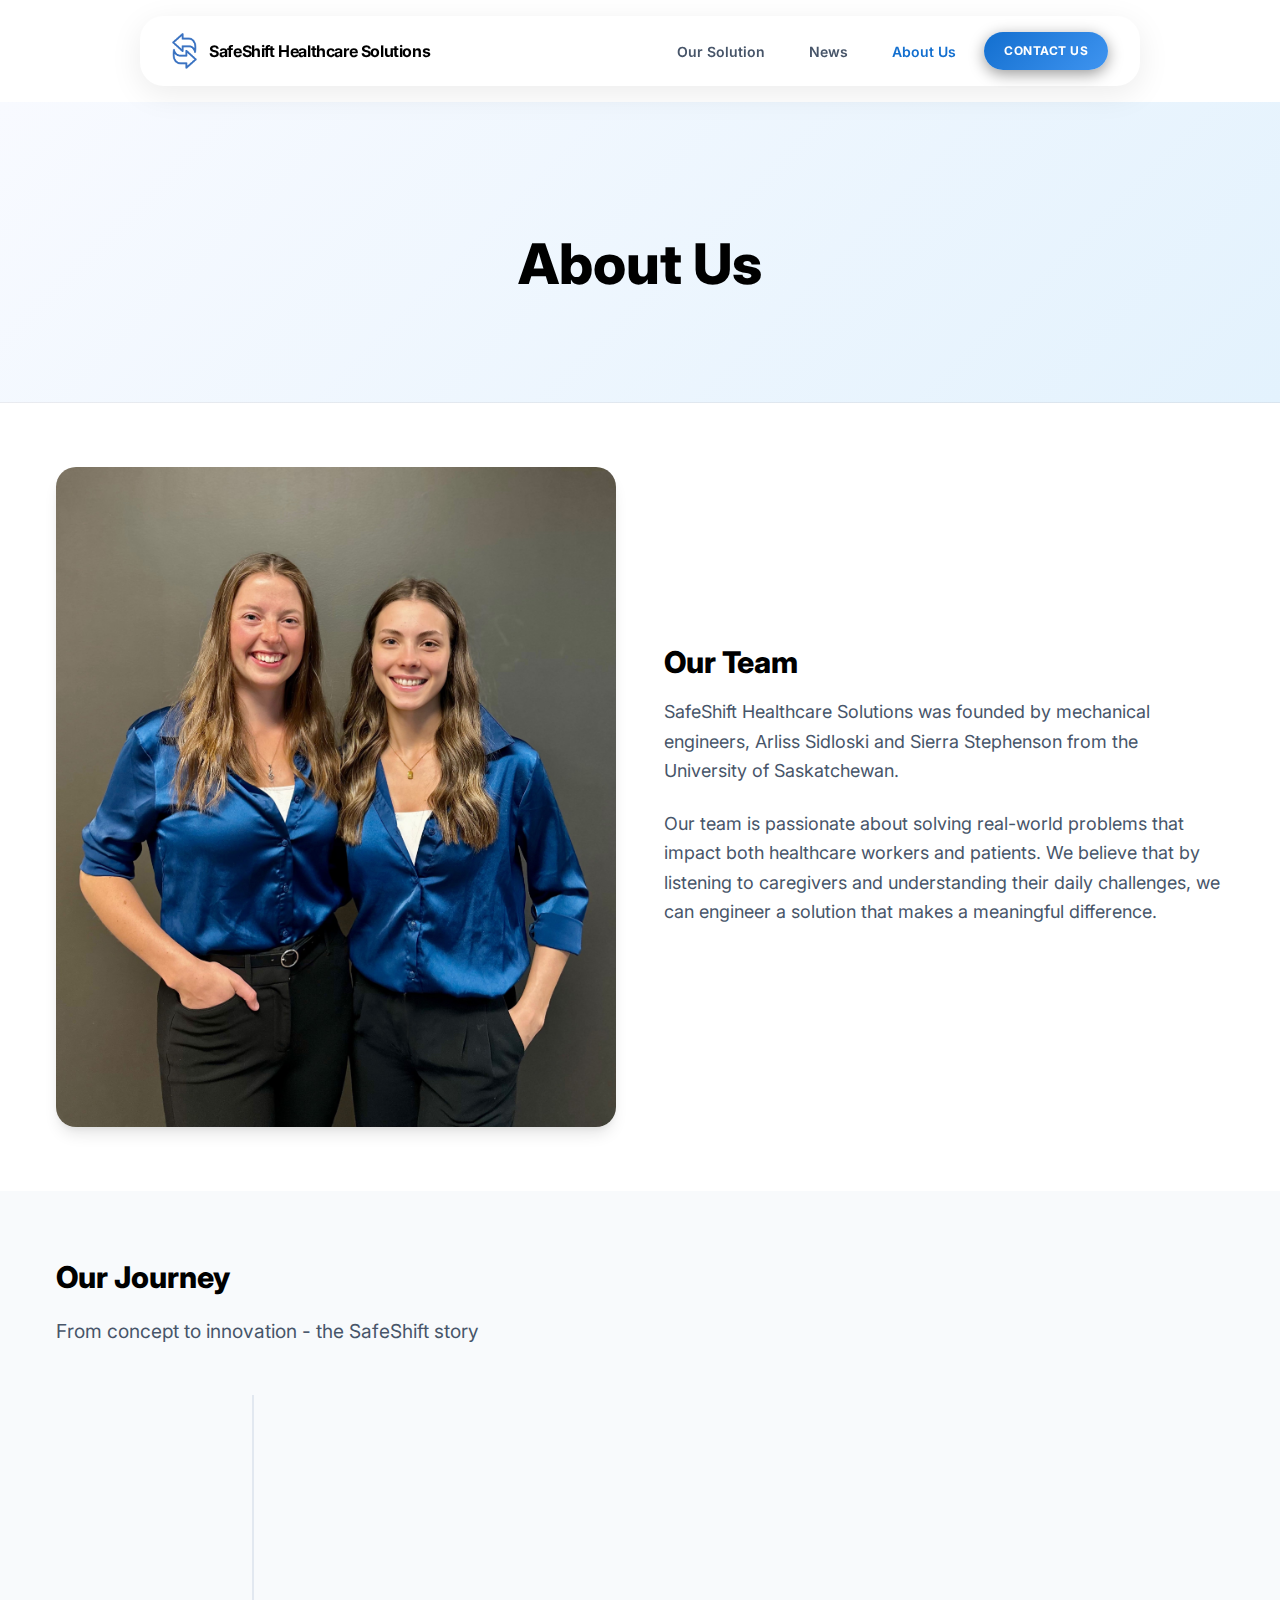
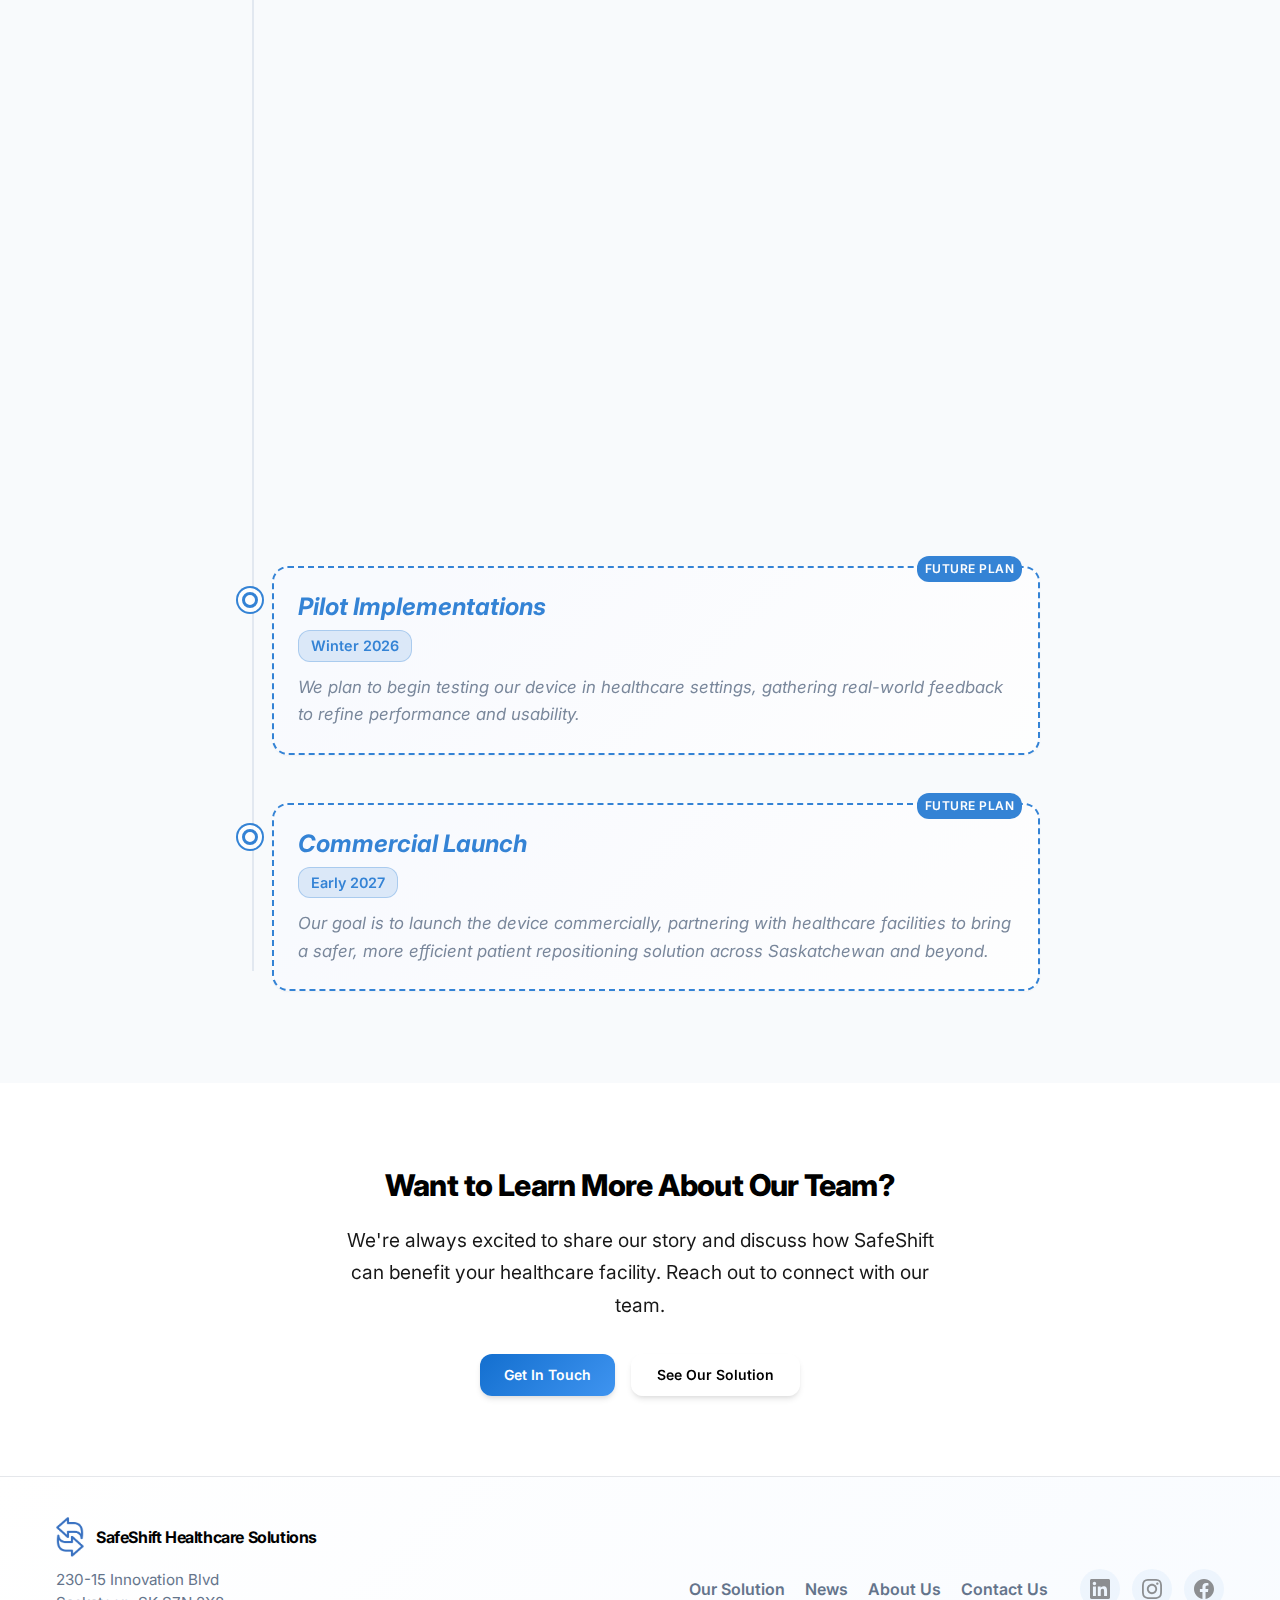
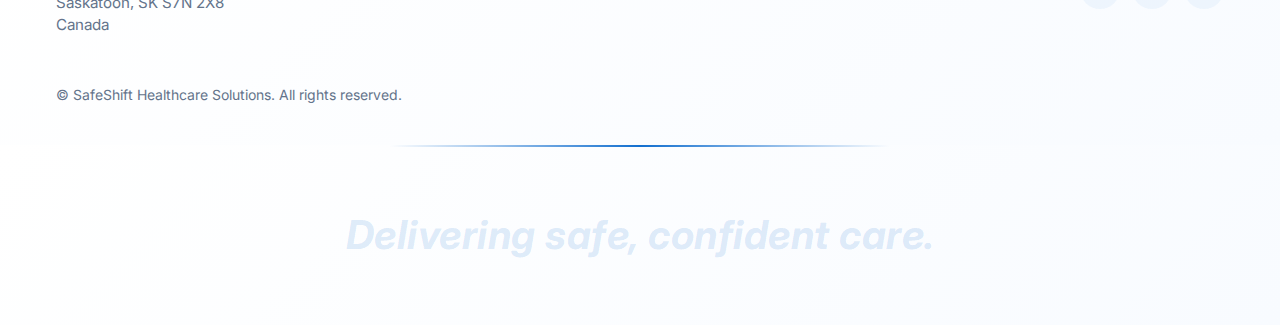
<file: about.html>
<!DOCTYPE html>
<html lang="en">
<head>
  <meta charset="utf-8" />
  <meta name="viewport" content="width=device-width, initial-scale=1" />
  <title>About Us - SafeShift Healthcare Solutions</title>
  <meta name="description" content="Meet the engineering team behind SafeShift's innovative patient repositioning technology" />

  <!-- Fonts -->
  <link rel="preconnect" href="https://fonts.googleapis.com">
  <link rel="preconnect" href="https://fonts.gstatic.com" crossorigin>
  <link href="https://fonts.googleapis.com/css2?family=Inter:wght@400;500;600;700;800&display=swap" rel="stylesheet">

  <!-- Styles -->
  <link rel="stylesheet" href="style.css" />
  <link rel="icon" href="/favicon.ico" />

  <!-- Basic social cards -->
  <meta property="og:title" content="About Us - SafeShift Healthcare Solutions" />
  <meta property="og:description" content="Meet the engineering team behind SafeShift's innovative patient repositioning technology" />
  <meta property="og:type" content="website" />
  <meta name="theme-color" content="#136fcf" />

  <link rel="icon" href="images/logo.png" type="image/png">
</head>
<body>
  <a class="skip-link" href="#main">Skip to content</a>

  <!-- Header / Nav -->
  <header class="site-header" role="banner">
    <div class="container nav-wrap">
      <a href="index.html" class="logo" aria-label="SafeShift home">
        <img src="images/logo.png" alt="SafeShift Healthcare Solutions logo" class="logo-img" />
        <span class="logo-text">
          <span class="company-name">SafeShift Healthcare Solutions</span>
          <span class="tagline">Delivering safe, confident care.</span>
        </span>
      </a>

      <!-- Mobile nav toggle (pure CSS) -->
      <input type="checkbox" id="nav-toggle" class="nav-toggle" aria-label="Open navigation" />
      <label for="nav-toggle" class="hamburger" aria-hidden="true"><span></span><span></span><span></span></label>

      <nav class="main-nav" aria-label="Primary">
        <a href="solution.html" class="nav-link">Our Solution</a>
        <a href="news.html" class="nav-link">News</a>
        <a href="about.html" class="nav-link active" aria-current="page">About Us</a>
        <a href="contact.html" class="nav-link">Contact Us</a>
      </nav>
    </div>
  </header>

  <main id="main">
    <!-- Page Header -->
    <section class="page-header">
      <div class="container">
        <h1>About Us</h1>
      </div>
    </section>

    <!-- Team Section -->
    <section class="section">
      <div class="container about-grid">
        <div class="about-media">
          <img src=images/us.jpg alt="SafeShift team" />
        </div>
        <div class="about-copy">
          <h2>Our Team</h2>
          <p>SafeShift Healthcare Solutions was founded by mechanical engineers, Arliss Sidloski and Sierra Stephenson from the University of Saskatchewan.</p>
          
          <p>Our team is passionate about solving real-world problems that impact both healthcare workers and patients. We believe that by listening to caregivers and understanding their daily challenges, we can engineer a solution that makes a meaningful difference.</p>
          </div>
        </div>
      </div>
    </section>

    <!-- Our Journey -->
    <section class="section alt" aria-labelledby="journey-title">
      <div class="container">
        <div class="section-head">
          <h2 id="journey-title">Our Journey</h2>
          <p>From concept to innovation - the SafeShift story</p>
        </div>
        
        <div class="journey-timeline">
          <div class="timeline-container">
            <article class="timeline-item">
              <div class="timeline-marker"></div>
              <div class="timeline-content">
                <h3>Problem Identification</h3>
                <span class="timeline-date">Fall 2024</span>
                <p>Through conversations with healthcare workers, we identified patient repositioning as a critical challenge causing widespread injuries and affecting care quality. Our engineering team recognized this as an opportunity to make a real impact.</p>
              </div>
            </article>

            <article class="timeline-item">
              <div class="timeline-marker"></div>
              <div class="timeline-content">
                <h3>Concept Validation</h3>
                <span class="timeline-date">Winter 2024</span>
                <p>Extensive consultation with frontline healthcare staff validated our approach. We learned about workflow requirements, safety concerns, and the specific challenges faced in long-term care facilities across Saskatchewan.</p>
              </div>
            </article>

            <article class="timeline-item">
              <div class="timeline-marker"></div>
              <div class="timeline-content">
                <h3>SIGMA Program</h3>
                <span class="timeline-date">Spring 2025</span>
                <p>Through the SIGMA program, we explored the potential of our project beyond the classroom and made the decision to pursue it as a business.</p>
              </div>
            </article>

            <article class="timeline-item future">
              <div class="timeline-marker"></div>
              <div class="timeline-content">
                <h3>Pilot Implementations</h3>
                <span class="timeline-date">Winter 2026</span>
                <p>We plan to begin testing our device in healthcare settings, gathering real-world feedback to refine performance and usability.</p>
              </div>
            </article>

            <article class="timeline-item future">
              <div class="timeline-marker"></div>
              <div class="timeline-content">
                <h3>Commercial Launch</h3>
                <span class="timeline-date">Early 2027</span>
                <p>Our goal is to launch the device commercially, partnering with healthcare facilities to bring a safer, more efficient patient repositioning solution across Saskatchewan and beyond.</p>
              </div>
            </article>
          </div>
        </div>
      </div>
    </section>

    <!-- Call to Action -->
    <section class="section cta-section">
      <div class="container">
        <div class="cta-content">
          <h2>Want to Learn More About Our Team?</h2>
          <p>We're always excited to share our story and discuss how SafeShift can benefit your healthcare facility. Reach out to connect with our team.</p>
          <div class="cta-actions">
            <a href="contact.html" class="btn btn-primary btn-large">Get In Touch</a>
            <a href="solution.html" class="btn btn-ghost">See Our Solution</a>
          </div>
        </div>
      </div>
    </section>
  </main>

<!-- Footer -->
  <footer class="site-footer">
    <div class="container footer-grid">
      <div>
        <a href="index.html" class="footer-logo">
          <img src="images/logo.png" alt="SafeShift Healthcare Solutions logo">
          <span class="footer-logo-text">
            <span class="company-name">SafeShift Healthcare Solutions</span>
          </span>
        </a>
        <p class="footer-location">
          230-15 Innovation Blvd<br>
          Saskatoon, SK S7N 2X8<br>
          Canada
        </p>
        <p class="copyright">
    © <span id="year"></span> SafeShift Healthcare Solutions. All rights reserved.
  </p>
      </div>

      <div class="footer-right">
        <nav class="footer-nav" aria-label="Footer">
          <a href="solution.html">Our Solution</a>
          <a href="news.html">News</a>
          <a href="about.html">About Us</a>
          <a href="contact.html">Contact Us</a>
        </nav>
        <div class="social-links">
          <a href="https://www.linkedin.com/company/safeshift" target="_blank" rel="noopener noreferrer" aria-label="LinkedIn" class="linkedin">
            <img src="data:image/svg+xml,<svg xmlns='http://www.w3.org/2000/svg' width='20' height='20' viewBox='0 0 24 24' fill='%23136fcf'><path d='M20.447 20.452h-3.554v-5.569c0-1.328-.027-3.037-1.852-3.037-1.853 0-2.136 1.445-2.136 2.939v5.667H9.351V9h3.414v1.561h.046c.477-.9 1.637-1.85 3.37-1.85 3.601 0 4.267 2.37 4.267 5.455v6.286zM5.337 7.433c-1.144 0-2.063-.926-2.063-2.065 0-1.138.92-2.063 2.063-2.063 1.14 0 2.064.925 2.064 2.063 0 1.139-.925 2.065-2.064 2.065zm1.782 13.019H3.555V9h3.564v11.452zM22.225 0H1.771C.792 0 0 .774 0 1.729v20.542C0 23.227.792 24 1.771 24h20.451C23.2 24 24 23.227 24 22.271V1.729C24 .774 23.2 0 22.222 0h.003z'/></svg>" alt="LinkedIn">
          </a>
          <a href="https://www.instagram.com/safeshift" target="_blank" rel="noopener noreferrer" aria-label="Instagram" class="instagram">
            <img src="data:image/svg+xml,<svg xmlns='http://www.w3.org/2000/svg' width='20' height='20' viewBox='0 0 24 24' fill='%23136fcf'><path d='M12 2.163c3.204 0 3.584.012 4.85.07 3.252.148 4.771 1.691 4.919 4.919.058 1.265.069 1.645.069 4.849 0 3.205-.012 3.584-.069 4.849-.149 3.225-1.664 4.771-4.919 4.919-1.266.058-1.644.07-4.85.07-3.204 0-3.584-.012-4.849-.07-3.26-.149-4.771-1.699-4.919-4.92-.058-1.265-.07-1.644-.07-4.849 0-3.204.013-3.583.07-4.849.149-3.227 1.664-4.771 4.919-4.919 1.266-.057 1.645-.069 4.849-.069zm0-2.163c-3.259 0-3.667.014-4.947.072-4.358.2-6.78 2.618-6.98 6.98-.059 1.281-.073 1.689-.073 4.948 0 3.259.014 3.668.072 4.948.2 4.358 2.618 6.78 6.98 6.98 1.281.058 1.689.072 4.948.072 3.259 0 3.668-.014 4.948-.072 4.354-.2 6.782-2.618 6.979-6.98.059-1.28.073-1.689.073-4.948 0-3.259-.014-3.667-.072-4.947-.196-4.354-2.617-6.78-6.979-6.98-1.281-.059-1.69-.073-4.949-.073zm0 5.838c-3.403 0-6.162 2.759-6.162 6.162s2.759 6.163 6.162 6.163 6.162-2.759 6.162-6.163c0-3.403-2.759-6.162-6.162-6.162zm0 10.162c-2.209 0-4-1.79-4-4 0-2.209 1.791-4 4-4s4 1.791 4 4c0 2.21-1.791 4-4 4zm6.406-11.845c-.796 0-1.441.645-1.441 1.44s.645 1.44 1.441 1.44c.795 0 1.439-.645 1.439-1.44s-.644-1.44-1.439-1.44z'/></svg>" alt="Instagram">
          </a>
          <a href="https://www.facebook.com/safeshift" target="_blank" rel="noopener noreferrer" aria-label="Facebook" class="facebook">
            <img src="data:image/svg+xml,<svg xmlns='http://www.w3.org/2000/svg' width='20' height='20' viewBox='0 0 24 24' fill='%23136fcf'><path d='M24 12.073c0-6.627-5.373-12-12-12s-12 5.373-12 12c0 5.99 4.388 10.954 10.125 11.854v-8.385H7.078v-3.47h3.047V9.43c0-3.007 1.792-4.669 4.533-4.669 1.312 0 2.686.235 2.686.235v2.953H15.83c-1.491 0-1.956.925-1.956 1.874v2.25h3.328l-.532 3.47h-2.796v8.385C19.612 23.027 24 18.062 24 12.073z'/></svg>" alt="Facebook">
          </a>
        </div>
      </div>
    </div>
  </footer>
  <section class="site-tagline" aria-label="Site tagline">
    Delivering safe, confident care.
  </section>

  <script>
    // Enhanced mobile nav functionality
    const navToggle = document.getElementById('nav-toggle');
    const mainNav = document.querySelector('.main-nav');
    
    if (mainNav) {
      mainNav.addEventListener('click', function(e) {
        if (e.target.tagName === 'A') {
          navToggle.checked = false;
        }
      });
    }

    document.addEventListener('click', function(e) {
      if (navToggle && navToggle.checked && !e.target.closest('.nav-wrap')) {
        navToggle.checked = false;
      }
    });

    // Scroll animations
    const observerOptions = {
      threshold: 0.1,
      rootMargin: '0px 0px -50px 0px'
    };

    const observer = new IntersectionObserver((entries) => {
      entries.forEach(entry => {
        if (entry.isIntersecting) {
          entry.target.style.animationDelay = `${Math.random() * 0.3}s`;
          entry.target.classList.add('animate');
        }
      });
    }, observerOptions);

    document.querySelectorAll('.timeline-item, .mission-card, .team-stat').forEach(el => {
      observer.observe(el);
    });
  </script>
</body>
</html>
</file>
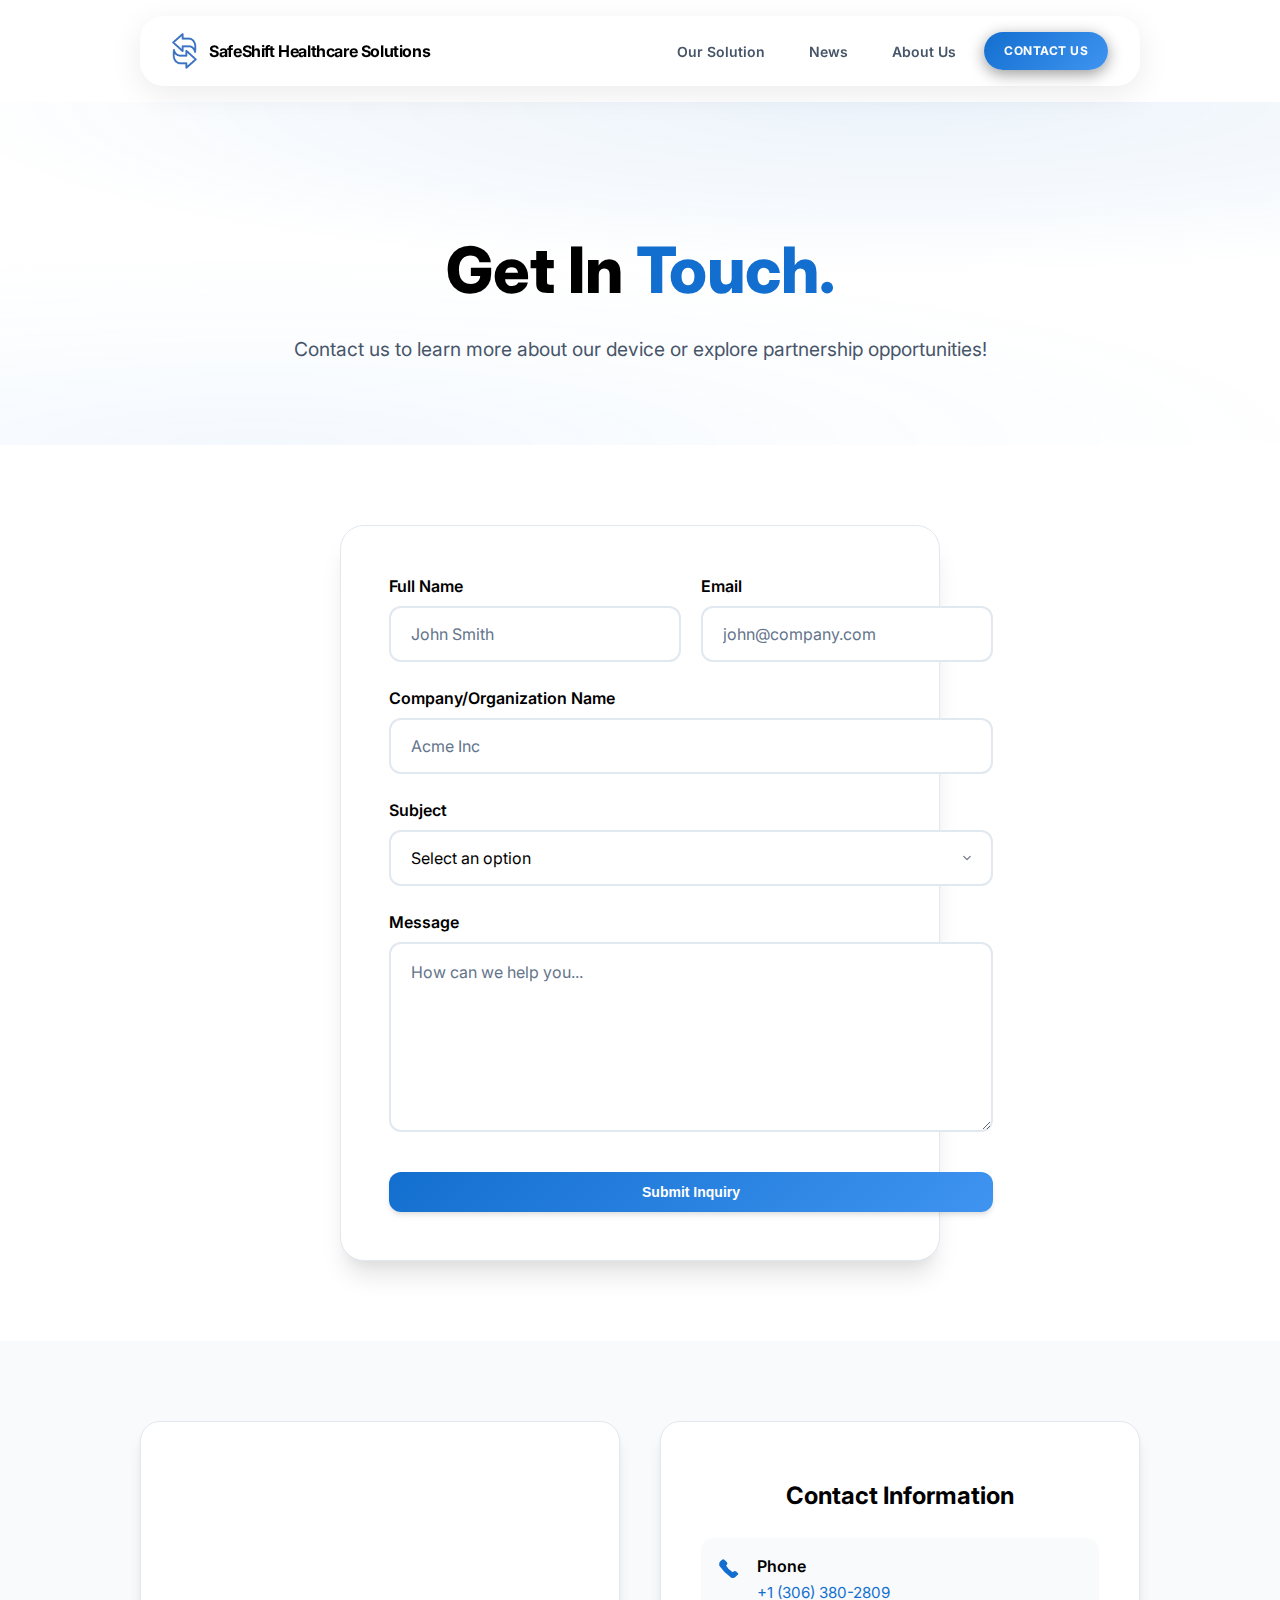
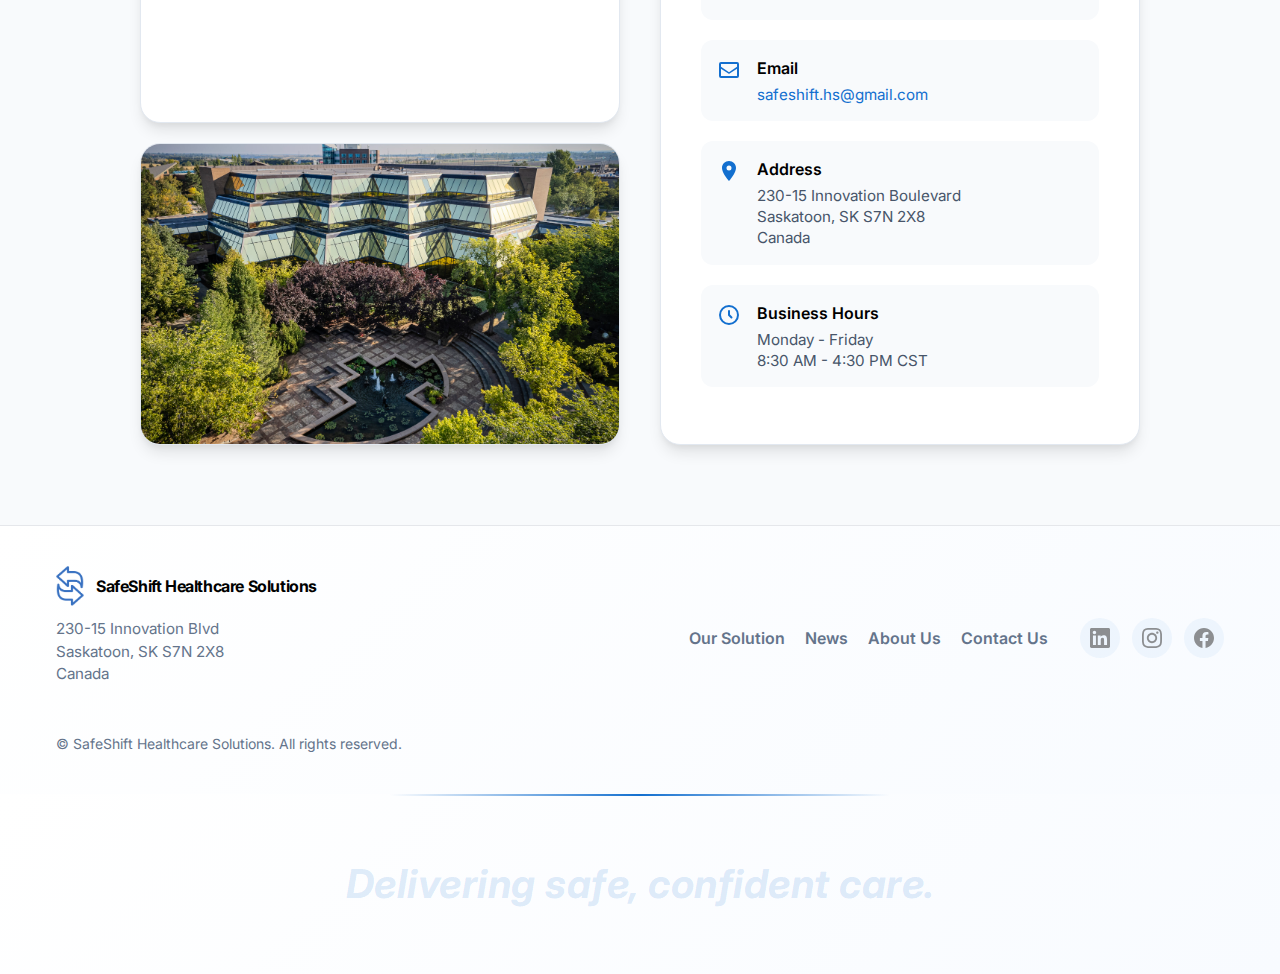
<file: contact.html>
<!DOCTYPE html>
<html lang="en">
<head>
  <meta charset="utf-8" />
  <meta name="viewport" content="width=device-width, initial-scale=1" />
  <title>Contact Us - SafeShift Healthcare Solutions</title>
  <meta name="description" content="Get in touch with SafeShift Healthcare Solutions for demos, partnerships, or inquiries about our patient repositioning technology." />

  <!-- Fonts -->
  <link rel="preconnect" href="https://fonts.googleapis.com">
  <link rel="preconnect" href="https://fonts.gstatic.com" crossorigin>
  <link href="https://fonts.googleapis.com/css2?family=Inter:wght@400;500;600;700;800&display=swap" rel="stylesheet">

  <!-- Styles -->
  <link rel="stylesheet" href="style.css" />
  <link rel="icon" href="/favicon.ico" />

  <!-- Social Cards -->
  <meta property="og:title" content="Contact Us - SafeShift Healthcare Solutions" />
  <meta property="og:description" content="Get in touch with SafeShift Healthcare Solutions" />
  <meta property="og:type" content="website" />
  <meta name="theme-color" content="#136fcf" />

  <link rel="icon" href="images/logo.png" type="image/png">
</head>
<body>
  <a class="skip-link" href="#main">Skip to content</a>

  <!-- Header -->
  <header class="site-header" role="banner">
    <div class="container nav-wrap">
      <a href="index.html" class="logo" aria-label="SafeShift home">
        <img src="images/logo.png" alt="SafeShift Healthcare Solutions logo" class="logo-img" />
        <span class="logo-text">
          <span class="company-name">SafeShift Healthcare Solutions</span>
          <span class="tagline">Delivering safe, confident care.</span>
        </span>
      </a>

      <input type="checkbox" id="nav-toggle" class="nav-toggle" aria-label="Open navigation" />
      <label for="nav-toggle" class="hamburger" aria-hidden="true">
        <span></span><span></span><span></span>
      </label>

      <nav class="main-nav" aria-label="Primary">
        <a href="solution.html" class="nav-link">Our Solution</a>
        <a href="news.html" class="nav-link">News</a>
        <a href="about.html" class="nav-link">About Us</a>
        <a href="contact.html" class="nav-link active">Contact Us</a>
      </nav>
    </div>
  </header>

  <main id="main">
    <!-- Page Header -->
    <section class="contact-page-header">
      <div class="container">
        <h1>Get In <span class="highlight">Touch.</span></h1>
        <p>Contact us to learn more about our device or explore partnership opportunities!</p>
      </div>
    </section>

    <!-- Contact Form Section -->
    <section class="contact-form-section">
      <div class="container">
        <div class="contact-form-container">
          <form class="contact-form-grid" action="https://formspree.io/f/xanpwjye" method="POST">
            <div class="form-row two-column">
              <div class="form-group">
                <label for="fullName">Full Name</label>
                <input type="text" id="fullName" name="fullName" placeholder="John Smith" required />
              </div>
              <div class="form-group">
                <label for="workEmail">Email</label>
                <input type="email" id="workEmail" name="workEmail" placeholder="john@company.com" required />
              </div>
            </div>

            <div class="form-row">
              <div class="form-group">
                <label for="company">Company/Organization Name</label>
                <input type="text" id="company" name="company" placeholder="Acme Inc" />
              </div>
            </div>

            <div class="form-row">
              <div class="form-group">
                <label for="helpType">Subject</label>
                <select id="helpType" name="helpType" required>
                  <option value="">Select an option</option>
                  <option value="demo">Request a Demo</option>
                  <option value="partnership">Partnership Inquiry</option>
                  <option value="pilot">Pilot Site Discussion</option>
                  <option value="investment">Investment Opportunity</option>
                  <option value="media">Media/Press Inquiry</option>
                  <option value="general">General Question</option>
                  <option value="other">Other</option>
                </select>
              </div>
            </div>

            <div class="form-row">
              <div class="form-group">
                <label for="challenge">Message</label>
                <textarea id="challenge" name="challenge" placeholder="How can we help you..." rows="6"></textarea>
              </div>
            </div>

            <button type="submit" class="submit-button">Submit Inquiry</button>
          </form>
        </div>
      </div>
    </section>

    <!-- Contact Cards Section -->
    <section class="contact-cards-section">
      <div class="container">
        <div class="contact-cards-grid">
          
          <!-- Left Stack: Map and Office -->
          <div class="left-cards-stack">
            <!-- Map Card -->
            <div class="contact-card map-card">
              <div class="map-container">
                <iframe 
                  src="https://www.google.com/maps/embed?pb=!1m18!1m12!1m3!1d2363.8329582887804!2d-106.63423762341455!3d52.13193187194449!2m3!1f0!2f0!3f0!3m2!1i1024!2i768!4f13.1!3m3!1m2!1s0x5304f6bf47ed992b%3A0x28702dae9285e2bc!2s230%2015%20Innovation%20Blvd%2C%20Saskatoon%2C%20SK%20S7N%202X8%2C%20Canada!5e0!3m2!1sen!2sus!4v1635789012345!5m2!1sen!2sus" 
                  width="100%" 
                  height="100%" 
                  style="border:0;" 
                  allowfullscreen="" 
                  loading="lazy" 
                  referrerpolicy="no-referrer-when-downgrade">
                </iframe>
              </div>
            </div>

            <!-- Office Building Card -->
            <div class="contact-card office-card">
              <div class="office-container">
                <img src="images/office.jpg" alt="SafeShift Office Building" />
              </div>
            </div>
          </div>

          <!-- Contact Info Card -->
          <div class="contact-card contact-info-card">
            <h3>Contact Information</h3>
            <div class="contact-details">
              
              <div class="contact-detail">
                <svg class="contact-icon" fill="currentColor" viewBox="0 0 24 24">
                  <path d="M21.384,17.752l-2.14-2.14a1.961,1.961,0,0,0-2.774,0l-.71.71a16.357,16.357,0,0,1-6.718-6.718l.71-.71a1.961,1.961,0,0,0,0-2.774l-2.14-2.14a1.961,1.961,0,0,0-2.774,0L3.348,5.348A3.921,3.921,0,0,0,2.3,9.72,46.6,46.6,0,0,0,14.28,21.7,3.921,3.921,0,0,0,18.652,20.652l1.268-1.268A1.961,1.961,0,0,0,21.384,17.752Z"/>
                </svg>
                <div class="contact-info">
                  <h4>Phone</h4>
                  <p><a href="tel:+1-306-555-0123">+1 (306) 380-2809</a></p>
                </div>
              </div>

              <div class="contact-detail">
                <svg class="contact-icon" fill="currentColor" viewBox="0 0 24 24">
                  <path d="M20,4H4A2,2,0,0,0,2,6V18a2,2,0,0,0,2,2H20a2,2,0,0,0,2-2V6A2,2,0,0,0,20,4Zm0,2V8.87l-8,5.33L4,8.87V6Zm0,12H4V10.67l7.36,4.9a1,1,0,0,0,1.28,0L20,10.67Z"/>
                </svg>
                <div class="contact-info">
                  <h4>Email</h4>
                  <p><a href="mailto:info@safeshift.ca">safeshift.hs@gmail.com</a></p>
                </div>
              </div>

              <div class="contact-detail">
                <svg class="contact-icon" fill="currentColor" viewBox="0 0 24 24">
                  <path d="M12,2C8.13,2,5,5.13,5,9c0,5.25,7,13,7,13s7-7.75,7-13C19,5.13,15.87,2,12,2Zm0,9.5A2.5,2.5,0,1,1,14.5,9,2.5,2.5,0,0,1,12,11.5Z"/>
                </svg>
                <div class="contact-info">
                  <h4>Address</h4>
                  <p>230-15 Innovation Boulevard<br>Saskatoon, SK S7N 2X8<br>Canada</p>
                </div>
              </div>

              <div class="contact-detail">
                <svg class="contact-icon" fill="currentColor" viewBox="0 0 24 24">
                  <path d="M12,2A10,10,0,1,0,22,12,10.011,10.011,0,0,0,12,2Zm0,18a8,8,0,1,1,8-8A8.009,8.009,0,0,1,12,20ZM12,7a1,1,0,0,0-1,1v4a1,1,0,0,0,.293.707l2.5,2.5a1,1,0,0,0,1.414-1.414L13,11.586V8A1,1,0,0,0,12,7Z"/>
                </svg>
                <div class="contact-info">
                  <h4>Business Hours</h4>
                  <p>Monday - Friday<br>8:30 AM - 4:30 PM CST</p>
                </div>
              </div>

            </div>
          </div>
        </div>
      </div>
    </section>
  </main>

  <!-- Footer -->
  <footer class="site-footer">
    <div class="container footer-grid">
      <div>
        <a href="index.html" class="footer-logo">
          <img src="images/logo.png" alt="SafeShift Healthcare Solutions logo">
          <span class="footer-logo-text">
            <span class="company-name">SafeShift Healthcare Solutions</span>
          </span>
        </a>
        <p class="footer-location">
          230-15 Innovation Blvd<br>
          Saskatoon, SK S7N 2X8<br>
          Canada
        </p>
        <p class="copyright">
    © <span id="year"></span> SafeShift Healthcare Solutions. All rights reserved.
  </p>
      </div>

      <div class="footer-right">
        <nav class="footer-nav" aria-label="Footer">
          <a href="solution.html">Our Solution</a>
          <a href="news.html">News</a>
          <a href="about.html">About Us</a>
          <a href="contact.html">Contact Us</a>
        </nav>
        <div class="social-links">
          <a href="https://www.linkedin.com/company/safeshift-healthcare-solutions" target="_blank" rel="noopener noreferrer" aria-label="LinkedIn" class="linkedin">
            <img src="data:image/svg+xml,<svg xmlns='http://www.w3.org/2000/svg' width='20' height='20' viewBox='0 0 24 24' fill='%23136fcf'><path d='M20.447 20.452h-3.554v-5.569c0-1.328-.027-3.037-1.852-3.037-1.853 0-2.136 1.445-2.136 2.939v5.667H9.351V9h3.414v1.561h.046c.477-.9 1.637-1.85 3.37-1.85 3.601 0 4.267 2.37 4.267 5.455v6.286zM5.337 7.433c-1.144 0-2.063-.926-2.063-2.065 0-1.138.92-2.063 2.063-2.063 1.14 0 2.064.925 2.064 2.063 0 1.139-.925 2.065-2.064 2.065zm1.782 13.019H3.555V9h3.564v11.452zM22.225 0H1.771C.792 0 0 .774 0 1.729v20.542C0 23.227.792 24 1.771 24h20.451C23.2 24 24 23.227 24 22.271V1.729C24 .774 23.2 0 22.222 0h.003z'/></svg>" alt="LinkedIn">
          </a>
          <a href="https://www.instagram.com/safeshifthealthcare" target="_blank" rel="noopener noreferrer" aria-label="Instagram" class="instagram">
            <img src="data:image/svg+xml,<svg xmlns='http://www.w3.org/2000/svg' width='20' height='20' viewBox='0 0 24 24' fill='%23136fcf'><path d='M12 2.163c3.204 0 3.584.012 4.85.07 3.252.148 4.771 1.691 4.919 4.919.058 1.265.069 1.645.069 4.849 0 3.205-.012 3.584-.069 4.849-.149 3.225-1.664 4.771-4.919 4.919-1.266.058-1.644.07-4.85.07-3.204 0-3.584-.012-4.849-.07-3.26-.149-4.771-1.699-4.919-4.92-.058-1.265-.07-1.644-.07-4.849 0-3.204.013-3.583.07-4.849.149-3.227 1.664-4.771 4.919-4.919 1.266-.057 1.645-.069 4.849-.069zm0-2.163c-3.259 0-3.667.014-4.947.072-4.358.2-6.78 2.618-6.98 6.98-.059 1.281-.073 1.689-.073 4.948 0 3.259.014 3.668.072 4.948.2 4.358 2.618 6.78 6.98 6.98 1.281.058 1.689.072 4.948.072 3.259 0 3.668-.014 4.948-.072 4.354-.2 6.782-2.618 6.979-6.98.059-1.28.073-1.689.073-4.948 0-3.259-.014-3.667-.072-4.947-.196-4.354-2.617-6.78-6.979-6.98-1.281-.059-1.69-.073-4.949-.073zm0 5.838c-3.403 0-6.162 2.759-6.162 6.162s2.759 6.163 6.162 6.163 6.162-2.759 6.162-6.163c0-3.403-2.759-6.162-6.162-6.162zm0 10.162c-2.209 0-4-1.79-4-4 0-2.209 1.791-4 4-4s4 1.791 4 4c0 2.21-1.791 4-4 4zm6.406-11.845c-.796 0-1.441.645-1.441 1.44s.645 1.44 1.441 1.44c.795 0 1.439-.645 1.439-1.44s-.644-1.44-1.439-1.44z'/></svg>" alt="Instagram">
          </a>
          <a href="https://www.facebook.com/profile.php?id=61578566593791" target="_blank" rel="noopener noreferrer" aria-label="Facebook" class="facebook">
            <img src="data:image/svg+xml,<svg xmlns='http://www.w3.org/2000/svg' width='20' height='20' viewBox='0 0 24 24' fill='%23136fcf'><path d='M24 12.073c0-6.627-5.373-12-12-12s-12 5.373-12 12c0 5.99 4.388 10.954 10.125 11.854v-8.385H7.078v-3.47h3.047V9.43c0-3.007 1.792-4.669 4.533-4.669 1.312 0 2.686.235 2.686.235v2.953H15.83c-1.491 0-1.956.925-1.956 1.874v2.25h3.328l-.532 3.47h-2.796v8.385C19.612 23.027 24 18.062 24 12.073z'/></svg>" alt="Facebook">
          </a>
        </div>
      </div>
    </div>
  </footer>

  <section class="site-tagline" aria-label="Site tagline">
    Delivering safe, confident care.
  </section>

  <script>
    // Mobile navigation
    const navToggle = document.getElementById('nav-toggle');
    const mainNav = document.querySelector('.main-nav');
    
    if (mainNav) {
      mainNav.addEventListener('click', function(e) {
        if (e.target.tagName === 'A') {
          navToggle.checked = false;
        }
      });
    }

    document.addEventListener('click', function(e) {
      if (navToggle && navToggle.checked && !e.target.closest('.nav-wrap')) {
        navToggle.checked = false;
      }
    });

    // Form handling
    const contactForm = document.querySelector('.contact-form-grid');
    if (contactForm) {
      contactForm.addEventListener('submit', function(e) {
        const submitBtn = contactForm.querySelector('.submit-button');
        const originalText = submitBtn.textContent;
        
        submitBtn.textContent = 'Sending...';
        submitBtn.disabled = true;
        
        // Re-enable after submission (adjust timing based on your form handler)
        setTimeout(() => {
          submitBtn.textContent = originalText;
          submitBtn.disabled = false;
        }, 3000);
      });
    }

    // Form validation enhancements
    const inputs = document.querySelectorAll('input, select, textarea');
    inputs.forEach(input => {
      input.addEventListener('blur', function() {
        if (this.value.trim() !== '') {
          this.style.borderColor = '#10b981';
        } else if (this.hasAttribute('required')) {
          this.style.borderColor = '#ef4444';
        }
      });
      
      input.addEventListener('focus', function() {
        this.style.borderColor = '#136fcf';
      });
    });
  </script>
</body>
</html>
</file>
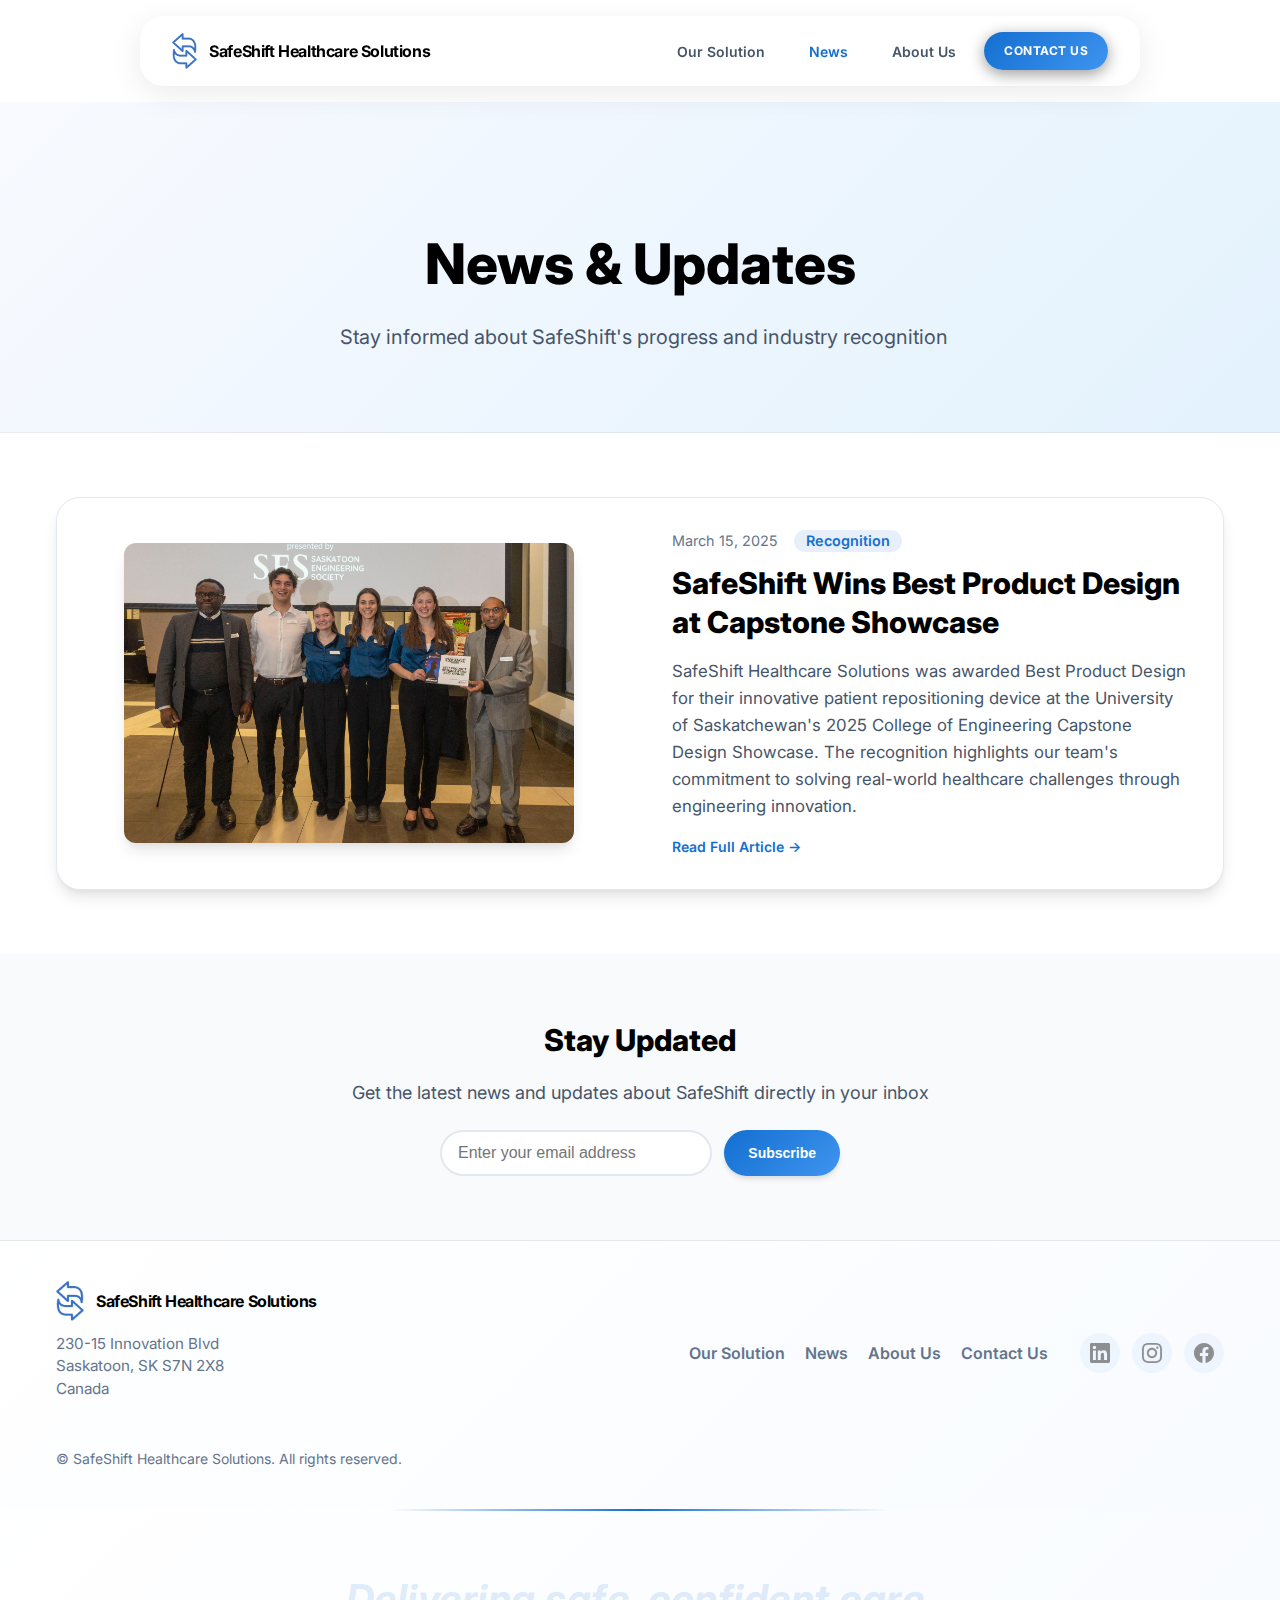
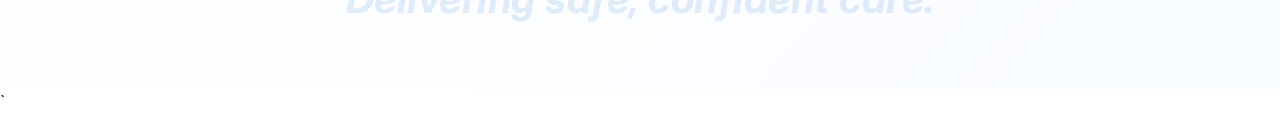
<file: news.html>
<!DOCTYPE html>
<html lang="en">
<head>
  <meta charset="utf-8" />
  <meta name="viewport" content="width=device-width, initial-scale=1" />
  <title>News - SafeShift Healthcare Solutions</title>
  <meta name="description" content="Latest news and updates from SafeShift Healthcare Solutions" />

  <!-- Fonts -->
  <link rel="preconnect" href="https://fonts.googleapis.com">
  <link rel="preconnect" href="https://fonts.gstatic.com" crossorigin>
  <link href="https://fonts.googleapis.com/css2?family=Inter:wght@400;500;600;700;800&display=swap" rel="stylesheet">

  <!-- Styles -->
  <link rel="stylesheet" href="style.css" />
  <link rel="icon" href="/favicon.ico" />

  <!-- Basic social cards -->
  <meta property="og:title" content="News - SafeShift Healthcare Solutions" />
  <meta property="og:description" content="Latest news and updates from SafeShift Healthcare Solutions" />
  <meta property="og:type" content="website" />
  <meta name="theme-color" content="#136fcf" />

  <link rel="icon" href="images/logo.png" type="image/png">
</head>
<body>
  <a class="skip-link" href="#main">Skip to content</a>

  <!-- Header / Nav -->
  <header class="site-header" role="banner">
    <div class="container nav-wrap">
      <a href="index.html" class="logo" aria-label="SafeShift home">
        <img src="images/logo.png" alt="SafeShift Healthcare Solutions logo" class="logo-img" />
        <span class="logo-text">
          <span class="company-name">SafeShift Healthcare Solutions</span>
          <span class="tagline">Delivering safe, confident care.</span>
        </span>
      </a>

      <!-- Mobile nav toggle (pure CSS) -->
      <input type="checkbox" id="nav-toggle" class="nav-toggle" aria-label="Open navigation" />
      <label for="nav-toggle" class="hamburger" aria-hidden="true"><span></span><span></span><span></span></label>

      <nav class="main-nav" aria-label="Primary">
        <a href="solution.html" class="nav-link">Our Solution</a>
        <a href="news.html" class="nav-link active">News</a>
        <a href="about.html" class="nav-link">About Us</a>
        <a href="contact.html" class="nav-link">Contact Us</a>
      </nav>
    </div>
  </header>

  <main id="main">
    <!-- Page Header -->
    <section class="page-header">
      <div class="container">
        <h1>News & Updates</h1>
        <p>Stay informed about SafeShift's progress and industry recognition</p>
      </div>
    </section>

    <!-- News Articles -->
    <section class="section">
      <div class="container">
        <div class="news-grid">
          
          <!-- Featured Article -->
          <article class="news-article featured">
            <div class="news-image">
              <img src="images/capstone-showcase4.jpg" alt="Capstone Design Showcase">
            </div>
            <div class="news-content">
              <div class="news-meta">
                <span class="news-date">March 15, 2025</span>
                <span class="news-category">Recognition</span>
              </div>
              <h2>SafeShift Wins Best Product Design at Capstone Showcase</h2>
              <p>SafeShift Healthcare Solutions was awarded Best Product Design for their innovative patient repositioning device at the University of Saskatchewan's 2025 College of Engineering Capstone Design Showcase. The recognition highlights our team's commitment to solving real-world healthcare challenges through engineering innovation.</p>
              <a href="https://engineering.usask.ca/news/2025/capstone-design-showcase-highlights-student-innovation-and-real-world-impact.php" target="_blank" rel="noopener noreferrer" class="news-link">Read Full Article →</a>
            </div>
          </article>
        </div>
      </div>
    </section>

    <!-- Newsletter Signup -->
    <section class="section alt newsletter-section">
      <div class="container">
        <div class="newsletter-content">
          <h2>Stay Updated</h2>
          <p>Get the latest news and updates about SafeShift directly in your inbox</p>
          <form class="newsletter-form">
            <input type="email" placeholder="Enter your email address" required>
            <button type="submit" class="btn btn-primary">Subscribe</button>
          </form>
        </div>
      </div>
    </section>
  </main>

  <!-- Footer -->
  <footer class="site-footer">
    <div class="container footer-grid">
      <div>
        <a href="index.html" class="footer-logo">
          <img src="images/logo.png" alt="SafeShift Healthcare Solutions logo">
          <span class="footer-logo-text">
            <span class="company-name">SafeShift Healthcare Solutions</span>
          </span>
        </a>
        <p class="footer-location">
          230-15 Innovation Blvd<br>
          Saskatoon, SK S7N 2X8<br>
          Canada
        </p>
        <p class="copyright">
    © <span id="year"></span> SafeShift Healthcare Solutions. All rights reserved.
  </p>
      </div>

      <div class="footer-right">
        <nav class="footer-nav" aria-label="Footer">
          <a href="solution.html">Our Solution</a>
          <a href="news.html">News</a>
          <a href="about.html">About Us</a>
          <a href="contact.html">Contact Us</a>
        </nav>
        <div class="social-links">
          <a href="https://www.linkedin.com/company/safeshift-healthcare-solutions" target="_blank" rel="noopener noreferrer" aria-label="LinkedIn" class="linkedin">
            <img src="data:image/svg+xml,<svg xmlns='http://www.w3.org/2000/svg' width='20' height='20' viewBox='0 0 24 24' fill='%23136fcf'><path d='M20.447 20.452h-3.554v-5.569c0-1.328-.027-3.037-1.852-3.037-1.853 0-2.136 1.445-2.136 2.939v5.667H9.351V9h3.414v1.561h.046c.477-.9 1.637-1.85 3.37-1.85 3.601 0 4.267 2.37 4.267 5.455v6.286zM5.337 7.433c-1.144 0-2.063-.926-2.063-2.065 0-1.138.92-2.063 2.063-2.063 1.14 0 2.064.925 2.064 2.063 0 1.139-.925 2.065-2.064 2.065zm1.782 13.019H3.555V9h3.564v11.452zM22.225 0H1.771C.792 0 0 .774 0 1.729v20.542C0 23.227.792 24 1.771 24h20.451C23.2 24 24 23.227 24 22.271V1.729C24 .774 23.2 0 22.222 0h.003z'/></svg>" alt="LinkedIn">
          </a>
          <a href="https://www.instagram.com/safeshifthealthcare" target="_blank" rel="noopener noreferrer" aria-label="Instagram" class="instagram">
            <img src="data:image/svg+xml,<svg xmlns='http://www.w3.org/2000/svg' width='20' height='20' viewBox='0 0 24 24' fill='%23136fcf'><path d='M12 2.163c3.204 0 3.584.012 4.85.07 3.252.148 4.771 1.691 4.919 4.919.058 1.265.069 1.645.069 4.849 0 3.205-.012 3.584-.069 4.849-.149 3.225-1.664 4.771-4.919 4.919-1.266.058-1.644.07-4.85.07-3.204 0-3.584-.012-4.849-.07-3.26-.149-4.771-1.699-4.919-4.92-.058-1.265-.07-1.644-.07-4.849 0-3.204.013-3.583.07-4.849.149-3.227 1.664-4.771 4.919-4.919 1.266-.057 1.645-.069 4.849-.069zm0-2.163c-3.259 0-3.667.014-4.947.072-4.358.2-6.78 2.618-6.98 6.98-.059 1.281-.073 1.689-.073 4.948 0 3.259.014 3.668.072 4.948.2 4.358 2.618 6.78 6.98 6.98 1.281.058 1.689.072 4.948.072 3.259 0 3.668-.014 4.948-.072 4.354-.2 6.782-2.618 6.979-6.98.059-1.28.073-1.689.073-4.948 0-3.259-.014-3.667-.072-4.947-.196-4.354-2.617-6.78-6.979-6.98-1.281-.059-1.69-.073-4.949-.073zm0 5.838c-3.403 0-6.162 2.759-6.162 6.162s2.759 6.163 6.162 6.163 6.162-2.759 6.162-6.163c0-3.403-2.759-6.162-6.162-6.162zm0 10.162c-2.209 0-4-1.79-4-4 0-2.209 1.791-4 4-4s4 1.791 4 4c0 2.21-1.791 4-4 4zm6.406-11.845c-.796 0-1.441.645-1.441 1.44s.645 1.44 1.441 1.44c.795 0 1.439-.645 1.439-1.44s-.644-1.44-1.439-1.44z'/></svg>" alt="Instagram">
          </a>
          <a href="https://www.facebook.com/profile.php?id=61578566593791" target="_blank" rel="noopener noreferrer" aria-label="Facebook" class="facebook">
            <img src="data:image/svg+xml,<svg xmlns='http://www.w3.org/2000/svg' width='20' height='20' viewBox='0 0 24 24' fill='%23136fcf'><path d='M24 12.073c0-6.627-5.373-12-12-12s-12 5.373-12 12c0 5.99 4.388 10.954 10.125 11.854v-8.385H7.078v-3.47h3.047V9.43c0-3.007 1.792-4.669 4.533-4.669 1.312 0 2.686.235 2.686.235v2.953H15.83c-1.491 0-1.956.925-1.956 1.874v2.25h3.328l-.532 3.47h-2.796v8.385C19.612 23.027 24 18.062 24 12.073z'/></svg>" alt="Facebook">
          </a>
        </div>
      </div>
    </div>
  </footer>


  <section class="site-tagline" aria-label="Site tagline">
    Delivering safe, confident care.
  </section>

  <script>
    // Enhanced mobile nav functionality
    const navToggle = document.getElementById('nav-toggle');
    const mainNav = document.querySelector('.main-nav');
    
    if (mainNav) {
      mainNav.addEventListener('click', function(e) {
        if (e.target.tagName === 'A') {
          navToggle.checked = false;
        }
      });
    }

    document.addEventListener('click', function(e) {
      if (navToggle && navToggle.checked && !e.target.closest('.nav-wrap')) {
        navToggle.checked = false;
      }
    });

    // Newsletter form
    const newsletterForm = document.querySelector('.newsletter-form');
    if (newsletterForm) {
      newsletterForm.addEventListener('submit', function(e) {
        e.preventDefault();
        alert('Thank you for subscribing! We\'ll keep you updated on SafeShift news.');
        this.reset();
      });
    }

    // Scroll animations
    const observerOptions = {
      threshold: 0.1,
      rootMargin: '0px 0px -50px 0px'
    };

    const observer = new IntersectionObserver((entries) => {
      entries.forEach(entry => {
        if (entry.isIntersecting) {
          entry.target.style.animationDelay = `${Math.random() * 0.3}s`;
          entry.target.classList.add('animate');
        }
      });
    }, observerOptions);

    document.querySelectorAll('.news-article').forEach(el => {
      observer.observe(el);
    });
  </script>
</body>
</html>`
</file>
<file: style.css>
:root {
  /* Enhanced Color System */
  --bg: #ffffff;
  --bg-secondary: #f8fafc;
  --bg-tertiary: #f1f5f9;
  --text: #000000;
  --text-secondary: #475569;
  --text-muted: #64748b;
  --brand: #136fcf;
  --brand-dark: #0f5cb0;
  --brand-light: #e7f2fd;
  --brand-ultra-light: #f0f8ff;
  --accent: #0ea5e9;
  --success: #10b981;
  --success-light: #d1fae5;
  --border: #e2e8f0;
  --border-light: #f1f5f9;
  --shadow-sm: 0 1px 2px 0 rgba(0, 0, 0, 0.05);
  --shadow: 0 4px 6px -1px rgba(0, 0, 0, 0.1), 0 2px 4px -1px rgba(0, 0, 0, 0.06);
  --shadow-lg: 0 10px 15px -3px rgba(0, 0, 0, 0.1), 0 4px 6px -2px rgba(0, 0, 0, 0.05);
  --shadow-xl: 0 20px 25px -5px rgba(0, 0, 0, 0.1), 0 10px 10px -5px rgba(0, 0, 0, 0.04);
  
  /* Typography */
  --font-family: 'Inter', system-ui, -apple-system, BlinkMacSystemFont, 'Segoe UI', sans-serif;
  --font-size-xs: 0.75rem;
  --font-size-sm: 0.875rem;
  --font-size-base: 1rem;
  --font-size-lg: 1.125rem;
  --font-size-xl: 1.25rem;
  --font-size-2xl: 1.5rem;
  --font-size-3xl: 1.875rem;
  --font-size-4xl: 2.25rem;
  --font-size-5xl: 3rem;
  --line-height-tight: 1.25;
  --line-height-normal: 1.5;
  --line-height-relaxed: 1.625;
  
  /* Spacing */
  --container-max: 1200px;
  --spacing-xs: 0.5rem;
  --spacing-sm: 0.75rem;
  --spacing-md: 1rem;
  --spacing-lg: 1.5rem;
  --spacing-xl: 2rem;
  --spacing-2xl: 3rem;
  --spacing-3xl: 4rem;
  --radius: 0.75rem;
  --radius-sm: 0.5rem;
  --radius-lg: 1rem;
}

/* Reset & Base Styles */
* {
  box-sizing: border-box;
  margin: 0;
  padding: 0;
}

html {
  scroll-behavior: smooth;
  font-size: 16px;
}

body {
  font-family: var(--font-family);
  line-height: var(--line-height-normal);
  color: var(--text);
  background: var(--bg);
  -webkit-font-smoothing: antialiased;
  -moz-osx-font-smoothing: grayscale;
}

img {
  max-width: 100%;
  height: auto;
  display: block;
}

.container {
  width: min(var(--container-max), 95%);
  margin-inline: auto;
  padding-inline: var(--spacing-md);
}

/* Accessibility */
.skip-link {
  position: absolute;
  left: -9999px;
  top: auto;
  width: 1px;
  height: 1px;
  overflow: hidden;
}

.skip-link:focus {
  left: 16px;
  top: 16px;
  width: auto;
  height: auto;
  padding: 8px 12px;
  background: var(--bg);
  color: var(--text);
  border-radius: var(--radius-sm);
  box-shadow: var(--shadow);
  z-index: 1000;
}

/* Header Styles */
.site-header {
  position: sticky;
  top: 0;
  z-index: 50;
  transition: all 0.3s ease;
  display: flex;
  justify-content: center;
  padding: var(--spacing-md) 0;
}

.nav-wrap {
  display: flex;
  align-items: center;
  justify-content: space-between;
  padding: var(--spacing-md) var(--spacing-xl);
  border-radius: 24px;
  box-shadow: 0 8px 32px rgba(0, 0, 0, 0.08);
  max-width: 1000px;
  width: 90%; 
  background: white;
}

.logo {
  display: flex;
  align-items: center;
  gap: var(--spacing-sm);
  text-decoration: none;
  transition: transform 0.2s ease;
}

.logo:hover {
  transform: translateY(-1px);
}

.logo-img {
  height: 36px;
  width: auto;
}

.logo-text {
  display: flex;
  flex-direction: column;
}

.company-name {
  font-weight: 700;
  font-size: var(--font-size-base);
  color: var(--text);
  line-height: var(--line-height-tight);
  letter-spacing: -0.025em;
}

.tagline {
  display: none;
}

/* Navigation */
.main-nav {
  display: flex;
  gap: var(--spacing-sm);
  align-items: center;
}

.nav-link {
  color: var(--text-secondary);
  text-decoration: none;
  font-weight: 600;
  font-size: var(--font-size-sm);
  padding: 8px 16px;
  border-radius: 20px;
  transition: all 0.3s ease;
  position: relative;
}

.main-nav .nav-link[aria-current="page"] {
  color: var(--brand);
}
.nav-link:hover {
  background: var(--brand-ultra-light);
  color: var(--brand);
}

.nav-link.active {
  color: var(--brand);
  font-weight: 600;
}

/* Special styling for Contact Us nav link */
.nav-link[href="contact.html"] {
  background: linear-gradient(135deg, #136fcf, #3f94f0);
  color: white;
  font-weight: 700;
  border-radius: 25px;
  padding: 10px 20px;
  box-shadow: 0 4px 15px rgba(0, 0, 0, 0.4);
  text-transform: uppercase;
  letter-spacing: 0.5px;
  font-size: 0.75rem;
}

.nav-link[href="contact.html"]:hover {
  background: linear-gradient(135deg, #136fcf, #3f94f0);
  transform: translateY(-2px);
  box-shadow: 0 6px 20px rgba(0, 0, 0, 0.4);
  color: white;
}

/* Mobile Navigation */
.nav-toggle {
  display: none;
}

.hamburger {
  display: none;
  width: 32px;
  height: 24px;
  flex-direction: column;
  justify-content: space-between;
  cursor: pointer;
  padding: 4px 0;
}

.hamburger span {
  display: block;
  height: 3px;
  background: var(--text);
  border-radius: 2px;
  transition: all 0.3s ease;
}

/* Buttons */
.btn {
  display: inline-flex;
  align-items: center;
  justify-content: center;
  gap: var(--spacing-xs);
  padding: 12px 24px;
  border: none;
  border-radius: var(--radius);
  text-decoration: none;
  font-weight: 600;
  font-size: var(--font-size-sm);
  cursor: pointer;
  transition: all 0.3s ease;
  position: relative;
  line-height: 1;
}

.btn:focus-visible {
  outline: 2px solid var(--brand);
  outline-offset: 2px;
}

.btn-primary {
  background: linear-gradient(135deg, #136fcf, #3f94f0);
  color: white;
  box-shadow: var(--shadow);
}

.btn-primary:hover {
  transform: translateY(-2px);
  box-shadow: var(--shadow-lg);
}

.btn-ghost {
  color: var(--text-secondary);
  background: white;
  text-decoration: none;
  font-weight: 600;
  font-size: var(--font-size-sm);
  padding: 12px 24px;
  border-radius: var(--radius);
  transition: all 0.3s ease;
  position: relative; 
  box-shadow: var(--shadow);
}
.btn-ghost:hover {
  background: var(--brand-ultra-light); 
  transform: translateY(-2px);
  color: var(--brand);
}

/* Hero Section */
.hero {
  position: relative;
  display: flex;
  align-items: center;
  min-height: calc(100vh - 80px);
  overflow: hidden;
  background: linear-gradient(135deg, var(--bg) 0%, var(--bg-secondary) 100%);
}

.hero-bg {
  position: absolute;
  top: 0;
  right: 0;
  width: 100%;
  height: 100%;
  object-fit: cover;
  opacity: 0.5;
  z-index: 0;
  animation: float 6s ease-in-out infinite;
}

@keyframes float {
  0%, 100% { transform: translateY(0px) rotate(0deg); }
  50% { transform: translateY(-20px) rotate(1deg); }
}

.hero-copy {
  position: relative;
  z-index: 1;
  max-width: 100%;
  animation: fadeInUp 1s ease-out;
}

@keyframes fadeInUp {
  from {
    opacity: 0;
    transform: translateY(40px);
  }
  to {
    opacity: 1;
    transform: translateY(0);
  }
}

.hero h1 {
  font-size: clamp(2.5rem, 5vw, 4rem);
  line-height: var(--line-height-tight);
  font-weight: 800;
  margin-bottom: var(--spacing-lg);
  letter-spacing: -0.025em;
}

.hero .accent {
  color: var(--brand);
  display: block;
}

.hero p {
  font-size: var(--font-size-lg);
  color: var(--text-secondary);
  margin-bottom: var(--spacing-xl);
  line-height: var(--line-height-relaxed);
  font-weight: 400;
}

.cta-row {
  display: flex;
  gap: var(--spacing-md);
  margin-bottom: var(--spacing-2xl);
  flex-wrap: wrap;
}
.hero::after {
  content: '';
  position: absolute;
  bottom: 0;
  left: 0;
  width: 100%;
  height: 500px; /* Adjust this to control how much of the fade you want */
  background: linear-gradient(to bottom, transparent 0%, white 100%);
  z-index: 1;
  pointer-events: none;
}

/* Make sure the hero text stays above the fade overlay */
.hero-copy {
  position: relative;
  z-index: 2; /* Higher than the fade overlay */
  max-width: 100%;
  animation: fadeInUp 1s ease-out;
}
/* Trust Bullets */
.trust-bullets {
  display: grid;
  gap: var(--spacing-sm);
  list-style: none;
  margin: 0;
  padding: 0;
}

.trust-bullets li {
  position: relative;
  padding-left: 32px;
  font-weight: 500;
  color: var(--text-secondary);
  font-size: var(--font-size-sm);
}

.trust-bullets li::before {
  content: "✓";
  position: absolute;
  left: 0;
  top: 2px;
  color: var(--success);
  font-weight: bold;
  background: var(--success-light);
  border-radius: 50%;
  width: 20px;
  height: 20px;
  display: flex;
  align-items: center;
  justify-content: center;
  font-size: 12px;
}

/* Section Styles */
.section {
  padding: var(--spacing-3xl) 0;
}

.section.alt {
  background: var(--bg-secondary);
}

.section-title {
  font-size: var(--font-size-3xl);
  font-weight: 700;
  text-align: center;
  margin-bottom: var(--spacing-2xl);
  color: var(--text);
  letter-spacing: -0.025em;
}

/* Partners Section */
.partners-logos {
  display: flex;
  justify-content: space-evenly;
  align-items: center;
  flex-wrap: wrap;
  column-gap: 280px;   /* spread out more horizontally */
  row-gap: 56px;       /* and vertically */
}

.partners-logos::after {
  content: '';
  display: block;
  width: 500px;                 /* same as tagline line */
  max-width: 80%;               /* shrink nicely on small screens */
  height: 2px;
  margin: var(--spacing-xl) auto 0;  /* space above the line */
  background: linear-gradient(90deg, transparent, var(--brand), transparent);
  opacity: 0.9;                 /* tweak if you want it softer */
}

.partner {
  display: flex;
  align-items: center;
  justify-content: center;
  padding: var(--spacing-lg);
  background: var(--bg);
  border-radius: var(--radius-lg);
  box-shadow: var(--shadow-sm);
  opacity: 0.7;
  text-decoration: none;
  width: 200px;
  height: 120px;
  overflow: hidden;                                    /* keep scaled logo inside card */
  will-change: transform, box-shadow;
  transition: transform 200ms ease, box-shadow 200ms ease, opacity 200ms ease;
}

.partner:hover,
.partner:focus-visible {
  transform: translateY(-10px) scale(1.04);            /* move up + get slightly bigger */
  box-shadow: var(--shadow-lg);
  opacity: 1;
}

.partner img {
  max-height: 60px;
  max-width: 160px;
  object-fit: contain;
  width: auto;
  filter: grayscale(50%);
  transition: transform 200ms ease, filter 200ms ease; /* allow image to scale smoothly */
}

.partner:hover img,
.partner:focus-visible img {
  transform: scale(1.08);                             
  filter: grayscale(0%);
}

/* Optional per-logo sizing tweaks */
.partner img[src*="sigma"] {
  max-height: 90px;
}

.partner img[src*="l2m"] {
  max-height: 40px;
}


/* News Section */
#news {
  background: linear-gradient(135deg, var(--brand-light) 0%, #ffffff 100%);
}

#news .section-title {text-align: left;}

.news-hero {
  display: grid;
  grid-template-columns: 1fr 1fr;
  gap: var(--spacing-2xl);
  align-items: stretch; 
  border-bottom: none;
}

.news-image {
  border-radius: var(--radius-lg);
  overflow: hidden;
  box-shadow: var(--shadow); 
  height: 100%;
}

.news-image img {
  width: 100%;
  height: 320px;
  object-fit: cover;
}

.news-card {
  background: var(--bg);
  padding: var(--spacing-xl);
  border-radius: var(--radius-lg);
  box-shadow: var(--shadow);
  border: 1px solid var(--border);
  flex-direction: column; 
  justify-content: center; 
  min-height: 320px;
}

.news-card h3 {
  font-size: var(--font-size-xl);
  font-weight: 700;
  margin-bottom: var(--spacing-md);
  color: var(--text);
  line-height: var(--line-height-tight);
}

.news-card p {
  color: var(--text-secondary);
  margin-bottom: var(--spacing-lg);
  line-height: var(--line-height-relaxed);
}

.news-link {
  color: var(--brand);
  text-decoration: none;
  font-weight: 600;
  font-size: var(--font-size-sm);
  transition: color 0.2s ease;
}

.news-link:hover {
  color: var(--brand-dark);
}

/* Contact Section */
.contact {
  background: var(--bg);
}

.contact-grid {
  display: grid;
  grid-template-columns: 1fr 1fr;
  gap: var(--spacing-3xl);
  align-items: start;
}

.contact-copy h2 {
  font-size: var(--font-size-3xl);
  font-weight: 700;
  margin-bottom: var(--spacing-lg);
  color: var(--text);
}

.contact-copy p {
  color: var(--text-secondary);
  font-size: var(--font-size-lg);
  line-height: var(--line-height-relaxed);
}
.contact-copy h2 span {
  color: var(--brand);
}
/* Form Styles */
.contact-form {
  background: var(--bg-secondary);
  padding: var(--spacing-xl);
  border-radius: var(--radius-lg);
  border: 1px solid var(--border);
}

.contact-form label {
  display: block;
  margin-bottom: var(--spacing-lg);
}

.contact-form label span {
  display: block;
  font-weight: 600;
  color: var(--text);
  margin-bottom: var(--spacing-xs);
  font-size: var(--font-size-sm);
}

.contact-form input,
.contact-form textarea {
  width: 100%;
  padding: 12px 16px;
  border: 1px solid var(--border);
  border-radius: var(--radius-sm);
  font-family: inherit;
  font-size: var(--font-size-sm);
  background: var(--bg);
  transition: border-color 0.2s ease;
}

.contact-form input:focus,
.contact-form textarea:focus {
  outline: none;
  border-color: var(--brand);
  box-shadow: 0 0 0 3px rgba(19, 111, 207, 0.1);
}

/* Footer Styles */
.site-footer {
  border-top: 1px solid #e5e7eb;
  padding: 40px 0;
  background: linear-gradient(135deg, #ffffff 0%, #f8fbff 100%);
}

.footer-grid {
  display: flex;
  justify-content: space-between;
  align-items: flex-start;
  gap: 32px;
  flex-wrap: wrap;
}

.footer-logo {
  display: flex;
  align-items: center;
  text-decoration: none;
  transition: all 0.2s ease;
}

.footer-logo:hover {
  transform: translateY(-2px);
}

.footer-logo img {
  height: 40px;
  width: auto;
  margin-right: 12px;
}

.footer-logo-text {
  display: flex;
  flex-direction: column;
  justify-content: center;
  line-height: 1.2;
}

.footer-logo-text .company-name {
  font-weight: 700;
  color: var(--text);
}

.footer-location {
  color: var(--text-muted);
  font-size: 0.95rem;
  margin-top: 12px;
  line-height: 1.5;
  white-space: normal;
}

.copyright {
  margin-top: 48px;              /* space from the address */
  color: var(--text-muted);
  font-size: var(--font-size-sm);
  line-height: 1.4;
}
.footer-right {
  display: flex;
  align-items: center;
  gap: 32px;
  margin-top: 52px;
}

.footer-nav {
  display: flex;
  gap: 20px;
  flex-wrap: wrap;
}

.footer-nav a {
  color: var(--text-muted);
  text-decoration: none;
  transition: all 0.2s ease;
  font-weight: 600;
  padding: 4px 0;
  position: relative;
}

.footer-nav a::after {
  content: '';
  position: absolute;
  width: 0;
  height: 2px;
  bottom: 0;
  left: 0;
  background: var(--brand);
  transition: width 0.2s ease;
}

.footer-nav a:hover::after {
  width: 100%;
}

.footer-nav a:hover {
  color: var(--brand);
}

.social-links {
  display: flex;
  gap: 12px;
}

.social-links a {
  display: inline-flex;
  align-items: center;
  justify-content: center;
  width: 40px;
  height: 40px;
  border-radius: 50%;
  background: rgba(19, 111, 207, 0.05);
  transition: all 0.3s ease;
}

.social-links a:hover {
  background: var(--brand);
  transform: translateY(-2px);
  box-shadow: var(--shadow);
}

.social-links a img {
  width: 20px;
  height: 20px;
  object-fit: contain;
  filter: grayscale(100%) opacity(0.7);
  transition: all 0.2s ease;
}

.social-links a:hover img {
  filter: brightness(0) invert(1);
}

.social-links a.facebook img {
  border-radius: 2px;
}

.site-tagline {
  background: linear-gradient(135deg, #ffffff 0%, #f8fbff 100%);
  text-align: center;
  font-size: clamp(24px, 4vw, 40px);
  font-style: italic;
  font-weight: 700;
  letter-spacing: 0.5px;
  color: rgba(19, 111, 207, 0.15);
  padding: 60px 0;
  user-select: none;
  position: relative;
}

.site-tagline::before {
  content: '';
  position: absolute;
  top: 0;
  left: 50%;
  transform: translateX(-50%);
  width: 500px;
  height: 2px;
  background: linear-gradient(90deg, transparent, var(--brand), transparent);
}

/* Focus improvements */
*:focus-visible {
  outline: 2px solid var(--brand);
  outline-offset: 2px;
  border-radius: 4px;
}

/*----- SOLUTIONS PAGE ------*/

/* Enhanced Cards with better animations */
.cards{display:grid; gap:24px; padding-top: 20px;}
.cards.two{grid-template-columns:repeat(2, 1fr)}
.cards.three{grid-template-columns:repeat(3, 1fr)}

.card{
  background:var(--card); 
  border:1px solid rgba(2,6,23,.08); 
  border-radius:20px; 
  overflow:hidden; 
  box-shadow:var(--shadow);
  transition: all 0.3s ease;
  position: relative;
}
.card:hover{
  transform: translateY(-8px);
  box-shadow: var(--shadow-xl);
}
.card-media img{aspect-ratio:16/10; width:100%; height:auto; object-fit:cover}
.card-body{padding:24px}
.card h3{margin:4px 0 12px; font-size:var(--h3); color:var(--accent)}
.card p{color:var(--muted); margin:0 0 12px; text-align: center; line-height: 1.6}

/* Enhanced circular images for problem section */
.circle-img {
  width: 180px;
  height: 180px;
  margin: 0 auto 16px;
  border-radius: 50%;
  overflow: hidden;
  border: 4px solid var(--brand);
  display: flex;
  align-items: center;
  justify-content: center;
  transition: all 0.3s ease;
  background: linear-gradient(135deg, var(--brand-light), #ffffff);
}

.card:hover .circle-img {
  border-color: var(--brand-ink);
  transform: scale(1.05);
}

.circle-img img {
  width: 100%;
  height: 100%;
  object-fit: cover;
}

#solutions .cards.three {
  display: grid;
  grid-template-columns: repeat(3, minmax(280px, 1fr));
  gap: 32px;
}

#solutions .cards.three .card {
  min-height: 420px;
  padding: 32px 20px 24px;
  display: flex;
  flex-direction: column;
  align-items: center;
  justify-content: flex-start;
}

#solutions .card-media img { aspect-ratio: auto; }

#solutions .circle-img {
  margin: 0 auto 20px;
}

#solutions .card-body {
  width: 100%;
  padding: 0 12px 12px;
  display: flex;
  align-items: flex-start;
  text-align: center;
}

#solutions .card-body p {
  margin: 0;
  color: var(--muted);
  font-size: 1.05rem;
}

/* Enhanced Solution section */
.stats-grid{
  display:grid; 
  grid-template-columns:1fr 1fr; 
  gap:40px; 
  align-items:start
}
.stats-copy h2 {
  margin-bottom: 16px;
}
.stats-copy p {
  font-size: 1.125rem;
  color: var(--muted);
}
.checklist{
  margin:24px 0 0; 
  padding:0; 
  list-style:none; 
  color:var(--text); 
  display:grid; 
  gap:12px
}
.checklist-wide {
  grid-column: 1/-1; 
  margin-top: 32px;
  background: rgba(255, 255, 255, 0.8);
  padding: 24px;
  border-radius: 16px;
  border: 1px solid rgba(2,6,23,.08);
}
.checklist li{
  position:relative; 
  padding-left:32px;
  font-size: 1.05rem;
  line-height: 1.6;
}
.checklist li::before{
  content:"✓"; 
  position:absolute; 
  left:0; 
  top:2px; 
  color:var(--success);
  background: var(--success-light);
  border-radius: 50%;
  width: 24px;
  height: 24px;
  display: flex;
  align-items: center;
  justify-content: center;
  font-size: 14px;
  font-weight: bold;
}
.checklist li span{color:var(--text); font-weight:700}

.stats-cards{display:grid; grid-template-columns:repeat(3, 1fr); gap:20px}
.stat{
  background:#ffffff; 
  border:1px solid rgba(2,6,23,.08); 
  border-radius:16px; 
  padding:20px; 
  text-align:center; 
  box-shadow:var(--shadow);
  transition: all 0.3s ease;
}
.stat:hover {
  transform: translateY(-4px);
  box-shadow: var(--shadow-lg);
}
.stat h4 {
  margin-top: 8px;
  margin-bottom: 12px;
  color: #000000;
  font-weight: 700;
  white-space: nowrap;
  text-align: center;
  font-size: clamp(0.9rem, 1.3vw, 1.05rem);
}
.stat img {
  max-height: 120px;
  width: auto;
  margin: 0 auto;
  display: block;
  object-fit: contain;
}
#impact .stats-cards .stat:nth-child(1) img {
  transform: translateY(8px);   /* try 8–16px to taste */
  will-change: transform;
}

/* Section styles for solutions page */
.section-head{
  margin-bottom: 40px; 
  text-align: left;
}

.section h2{
  font-size: var(--font-size-3xl); 
  margin: 0 0 12px;
  font-weight: 800;
}

.section-head p{
  color: var(--text-muted); 
  margin: 0; 
  font-size: 1.125rem;
}
/* Video Section Styling - Simplified */
.video-section {
  background: linear-gradient(135deg, #136ecf8f 0%, #ffffff 100%);
  padding: 50px 0;
}

.video-section .section-head {
  text-align: center;
  margin-bottom: 32px;
}

.video-section .section-head h2 {
  font-size: clamp(2rem, 4vw, 3rem);
  font-weight: 700;
  color: var(--neutral-900);
  margin-bottom: 8px;
}

.video-section .section-head p {
  font-size: 1.125rem;
  color: var(--neutral-600);
  max-width: 600px;
  margin: 0 auto;
  line-height: 1.6;
}

/* Bigger container box */
.video-container {
  max-width: 1000px;
  margin: 0 auto;
  background: white;
  border-radius: 24px;
  padding: 48px;
  box-shadow: 0 20px 40px rgba(0, 0, 0, 0.08);
  border: 1px solid rgba(0, 0, 0, 0.06);
}

.video-preview {
  display: grid;
  grid-template-columns: 300px 1fr;
  gap: 40px;
  align-items: center;
}

/* Smaller picture */
.video-thumbnail {
  position: relative;
  border-radius: 16px;
  overflow: hidden;
  cursor: pointer;
  transition: all 0.3s ease;
  box-shadow: 0 8px 24px rgba(0, 0, 0, 0.12);
}

.video-thumbnail:hover {
  transform: translateY(-4px);
  box-shadow: 0 12px 32px rgba(0, 0, 0, 0.16);
}

.video-thumbnail img {
  width: 100%;
  height: 200px;
  object-fit: cover;
  display: block;
}

.video-info {
  padding-left: 20px;
}

.video-info h3 {
  font-size: 1.75rem;
  font-weight: 700;
  color: var(--neutral-900);
  margin-bottom: 16px;
  line-height: 1.3;
}

.video-info p {
  color: var(--neutral-600);
  font-size: 1.05rem;
  line-height: 1.6;
  margin-bottom: 24px;
}

.video-link {
  display: inline-flex;
  align-items: center;
  gap: 8px;
  padding: 14px 24px;
  font-size: 15px;
  font-weight: 600;
  margin-bottom: 12px;
}

.video-note {
  font-size: 13px;
  color: var(--neutral-500);
  margin: 0;
  font-style: italic;
}

/* CTA Section Updates */
.cta-section {
  background: linear-gradient(135deg, var(--brand) 0%, var(--brand-ink) 100%);
  color: var(--text);
  text-align: center;
  padding: 80px 0;
}

.cta-content h2 {
  font-size: clamp(2rem, 4vw, 3rem);
  font-weight: 700;
  margin-bottom: 16px;
  letter-spacing: -0.02em;
}

.cta-content p {
  font-size: 1.2rem;
  opacity: 0.9;
  margin-bottom: 32px;
  line-height: 1.7;
  max-width: 600px;
  margin-left: auto;
  margin-right: auto;
}

.cta-actions {
  display: flex;
  gap: 16px;
  justify-content: center;
  flex-wrap: wrap;
}

.btn-ghost {
  background: rgba(255, 255, 255, 0.1);
  color: var(--text);
  border: 2px solid rgba(255, 255, 255, 0.3);
  backdrop-filter: blur(10px);
}

.btn-ghost:hover {
  background: white;
  color: var(--brand);
  border-color: white;
  transform: translateY(-2px);
}

/* NEWS PAGE SPECIFIC STYLES */

/* Unified background for header and article sections */
.page-header,
.section:first-of-type {
  background: white;
  position: relative;
  border: none;
  margin: 0;
  padding-bottom: 0;
}

.page-header {
  padding: 120px 0 60px;
  text-align: center;
}

.section:first-of-type {
  padding-top: 0;
}

/* Faded blue spots overlay */
.page-header::before,
.page-header::after,
.section:first-of-type::before,
.section:first-of-type::after {
  content: '';
  position: absolute;
  border-radius: 50%;
  background: radial-gradient(circle, #136(39, 165, 255, 0.925) 0%, #3f94f0(14, 90, 213) 50%, white 100%);
  pointer-events: none;
  z-index: 0;
}

.page-header::before {
  width: 400px;
  height: 400px;
  top: 20px;
  left: -100px;
}

.page-header::after {
  width: 300px;
  height: 300px;
  top: 60px;
  right: -80px;
}

.section:first-of-type::before {
  width: 350px;
  height: 350px;
  bottom: 100px;
  left: 50px;
}

.section:first-of-type::after {
  width: 250px;
  height: 250px;
  top: 50px;
  right: 20px;
}

/* Ensure content stays above background spots */
.page-header .container,
.section:first-of-type .container {
  position: relative;
  z-index: 1;
}

/* Page Header Content */
.page-header h1 {
  font-size: clamp(2.5rem, 5vw, 3.5rem);
  font-weight: 800;
  color: var(--text);
  margin-bottom: var(--spacing-md);
}

.page-header p {
  font-size: 1.25rem;
  color: var(--text-secondary);
  max-width: 600px;
  margin: 0 auto;
  white-space: nowrap
}

/* News Grid Layout */
.news-grid {
  display: grid;
  gap: var(--spacing-xl);
}

/* Featured News Article */
.news-article.featured {
  display: grid;
  grid-template-columns: 1fr 1fr;
  gap: 0;
  background: white;
  border-radius: 24px;
  overflow: hidden;
  box-shadow: var(--shadow-lg);
  transition: all 0.3s ease;
  border: 1px solid var(--border);
}

.news-article.featured:hover {
  transform: translateY(-8px);
  box-shadow: var(--shadow-xl);
}

.news-article.featured .news-image {
  height: 300px;
  width: 450px;
  margin: auto; 
  border-radius: 12px;
  overflow: hidden; 
  box-shadow: var(--shadow-lg)
}

.news-article.featured .news-image img {
  width: 100%;
  height: 100%;
  object-fit: cover;
  transition: transform 0.3s ease;
}

.news-article.featured .news-content {
  padding: var(--spacing-xl);
  display: flex;
  flex-direction: column;
  justify-content: center;
}

/* News Meta Information */
.news-meta {
  display: flex;
  gap: var(--spacing-md);
  margin-bottom: var(--spacing-sm);
  font-size: 0.9rem; 
  align-items: center;
}

.news-date {
  color: var(--text-muted); 
  line-height: 1;
}

.news-category {
  color: var(--brand);
  font-weight: 600;
  background: rgba(19, 111, 207, 0.1);
  padding: 4px 12px;
  border-radius: 12px; 
  line-height: 1;
}

/* News Content */
.news-content h2 {
  font-size: 1.75rem;
  font-weight: 700;
  color: var(--text);
  margin-bottom: var(--spacing-md);
  line-height: 1.3;
}

.news-content p {
  color: var(--text-secondary);
  line-height: 1.6;
  margin-bottom: var(--spacing-md);
  font-size: 1.05rem;
}

.news-link {
  color: var(--brand);
  text-decoration: none;
  font-weight: 600;
  transition: all 0.2s ease;
  display: inline-flex;
  align-items: center;
  gap: 4px;
}

.news-link:hover {
  color: var(--brand-dark);
  text-decoration: underline;
}

/* Newsletter Section */
.newsletter-section {
  background: var(--bg-secondary);
  text-align: center;
}

.newsletter-content h2 {
  font-size: 2rem;
  font-weight: 700;
  color: var(--text);
  margin-bottom: var(--spacing-sm);
}

.newsletter-content p {
  font-size: 1.125rem;
  color: var(--text-secondary);
  margin-bottom: var(--spacing-lg);
}

.newsletter-form {
  display: flex;
  gap: var(--spacing-sm);
  max-width: 400px;
  margin: 0 auto;
}

.newsletter-form input {
  flex: 1;
  padding: var(--spacing-sm) var(--spacing-md);
  border: 2px solid var(--border);
  border-radius: 50px;
  font-size: 1rem;
  transition: all 0.2s ease;
  background: white;
}

.newsletter-form input:focus {
  outline: none;
  border-color: var(--brand);
  box-shadow: 0 0 0 3px rgba(19, 111, 207, 0.1);
}

.newsletter-form .btn {
  border-radius: 50px;
  white-space: nowrap;
}

/* Animation for news articles */
.news-article {
  opacity: 0;
  transform: translateY(20px);
  transition: all 0.6s ease;
}

.news-article.animate {
  opacity: 1;
  transform: translateY(0);
}

/* ABOUT PAGE SPECIFIC STYLES */

/* Page Header */
.page-header {
  background: linear-gradient(135deg, #f8faff 0%, #e3f2fd 100%);
  padding: 120px 0 80px;
  text-align: center;
  border-bottom: 1px solid rgba(0,0,0,.06);
}

.page-header h1 {
  font-size: clamp(2.5rem, 5vw, 3.5rem);
  font-weight: 800;
  color: var(--text);
  margin-bottom: var(--spacing-md);
}

.page-header p {
  font-size: 1.25rem;
  color: var(--text-secondary);
  max-width: 600px;
  margin: 0 auto;
}

/* About Grid Layout */
.about-grid {
  display: grid;
  grid-template-columns: 1fr 1fr;
  gap: 48px;
  align-items: center;
}

.about-media {
  position: relative;
}

.about-media img {
  border-radius: 20px;
  box-shadow: var(--shadow-lg);
  transition: all 0.3s ease;
  width: 100%;
  height: auto;
}

.about-media:hover img {
  transform: scale(1.02);
  box-shadow: var(--shadow-xl);
}

.about-copy h2 {
  font-size: var(--font-size-3xl);
  font-weight: 800;
  color: var(--text);
  margin-bottom: var(--spacing-lg);
  line-height: var(--line-height-tight);
}

.about-copy p {
  color: var(--text-secondary);
  font-size: 1.125rem;
  margin-bottom: 24px;
  line-height: var(--line-height-relaxed);
}

/* Team Stats */
.team-stats {
  display: grid;
  grid-template-columns: repeat(3, 1fr);
  gap: var(--spacing-lg);
  margin-top: var(--spacing-xl);
}

.team-stat {
  text-align: center;
  padding: var(--spacing-md);
  background: rgba(19, 111, 207, 0.05);
  border-radius: 12px;
  transition: all 0.3s ease;
}

.team-stat:hover {
  transform: translateY(-4px);
  background: rgba(19, 111, 207, 0.1);
}

.team-stat .stat-number {
  display: block;
  font-size: 2rem;
  font-weight: 800;
  color: var(--brand);
  margin-bottom: var(--spacing-xs);
  line-height: 1;
}

.team-stat .stat-label {
  font-size: 0.9rem;
  color: var(--text-secondary);
  font-weight: 500;
  line-height: 1.3;
}

/* Section Styles */
.section-head {
  margin-bottom: 48px;
  text-align: left;
}

.section h2 {
  font-size: var(--font-size-3xl);
  margin: 0 0 16px;
  font-weight: 800;
  color: var(--text);
}

.section-head p {
  color: var(--text-secondary);
  margin: 0;
  font-size: 1.2rem;
  line-height: var(--line-height-relaxed);
}

/* Journey Timeline */
.journey-timeline {
  max-width: 800px;
  margin: 0 auto;
}

.timeline-container {
  position: relative;
  padding-left: var(--spacing-xl);
}

.timeline-container::before {
  content: '';
  position: absolute;
  left: 12px;
  top: 0;
  bottom: 0;
  width: 2px;
  background: var(--border);
}

.timeline-item {
  position: relative;
  margin-bottom: var(--spacing-2xl);
  background: white;
  border-radius: 16px;
  padding: var(--spacing-lg);
  box-shadow: var(--shadow-md);
  border: 1px solid var(--border);
  transition: all 0.3s ease;
  opacity: 0;
  transform: translateY(20px);
}

.timeline-item.animate {
  opacity: 1;
  transform: translateY(0);
}

.timeline-item:hover {
  transform: translateY(-2px);
  box-shadow: var(--shadow-lg);
}

.timeline-marker {
  position: absolute;
  left: -32px;
  top: 24px;
  width: 16px;
  height: 16px;
  border-radius: 50%;
  background: var(--brand);
  box-shadow: 0 0 0 4px white, 0 0 0 6px var(--brand);
  z-index: 1;
}

.timeline-content h3 {
  font-size: 1.5rem;
  font-weight: 700;
  color: var(--text);
  margin-bottom: var(--spacing-xs);
  line-height: var(--line-height-tight);
}

.timeline-date {
  font-size: 0.9rem;
  color: var(--brand);
  font-weight: 600;
  background: rgba(19, 111, 207, 0.1);
  padding: 4px 12px;
  border-radius: 12px;
  display: inline-block;
  margin-bottom: var(--spacing-sm);
}

.timeline-content p {
  color: var(--text-secondary);
  line-height: var(--line-height-relaxed);
  margin: 0;
  font-size: 1.05rem;
}

/* Future Timeline Items */
.timeline-item.future {
  background: linear-gradient(135deg, #f8faff 0%, #ffffff 100%);
  border: 2px dashed var(--brand);
  box-shadow: var(--shadow-sm);
  opacity: 0.85;
}

.timeline-item.future:hover {
  opacity: 1;
  transform: translateY(-2px);
  box-shadow: var(--shadow-md);
}

/* Future Timeline Marker */
.timeline-item.future .timeline-marker {
  background: white;
  border: 3px solid var(--brand);
  box-shadow: 0 0 0 4px white, 0 0 0 6px var(--brand);
}

/* Future Timeline Date */
.timeline-item.future .timeline-date {
  color: var(--brand);
  background: rgba(19, 111, 207, 0.15);
  border: 1px solid rgba(19, 111, 207, 0.3);
}

/* Future Timeline Content */
.timeline-item.future h3 {
  color: var(--brand);
  font-style: italic;
}

.timeline-item.future p {
  font-style: italic;
  color: var(--text-muted);
}

/* Optional: Add "Future" label */
.timeline-item.future::before {
  content: "Future Plan";
  position: absolute;
  top: -12px;
  right: 16px;
  background: var(--brand);
  color: white;
  font-size: 0.75rem;
  font-weight: 600;
  padding: 4px 8px;
  border-radius: 12px;
  text-transform: uppercase;
  letter-spacing: 0.5px;
}
/* Animation Classes */
.team-stat {
  opacity: 0;
  transform: translateY(20px);
  transition: all 0.6s ease;
}

.team-stat.animate {
  opacity: 1;
  transform: translateY(0);
}

/* CONTACT PAGE SPECIFIC STYLES */

/* Page Header with flowing gradient background */
.contact-page-header {
  background: radial-gradient(ellipse 150% 100% at 70% 0%, 
    rgba(19, 111, 207, 0.08) 0%, 
    rgba(19, 111, 207, 0.04) 30%, 
    transparent 50%
  ),
  radial-gradient(ellipse 120% 80% at 20% 100%, 
    rgba(63, 148, 240, 0.06) 0%, 
    rgba(63, 148, 240, 0.02) 40%, 
    transparent 70%
  ),
  white;
  padding: 120px 0 80px;
  text-align: center;
  position: relative;
  border: none;
}

.contact-page-header h1 {
  font-size: clamp(2.5rem, 5vw, 4rem);
  font-weight: 800;
  color: var(--text);
  margin-bottom: var(--spacing-md);
}

.contact-page-header h1 .highlight {
  color: var(--brand);
}

.contact-page-header p {
  font-size: 1.2rem;
  color: var(--text-secondary);
  max-width: 700px;
  margin: 0 auto;
  line-height: var(--line-height-relaxed);
  white-space: nowrap;
}

/* Main Contact Form Section */
.contact-form-section {
  background: white;
  padding: 80px 0;
  position: relative;
}

.contact-form-container {
  max-width: 600px;
  margin: 0 auto;
  background: white;
  border-radius: 24px;
  box-shadow: var(--shadow-xl);
  border: 1px solid var(--border);
  padding: 48px;
}

.contact-form-grid {
  display: grid;
  gap: 24px;
}

.form-row {
  display: grid;
  gap: 16px;
}

.form-row.two-column {
  grid-template-columns: 1fr 1fr;
  gap: 20px;
}

.form-group {
  display: flex;
  flex-direction: column;
  gap: 8px;
}

.form-group label {
  font-size: 1rem;
  font-weight: 600;
  color: var(--text);
  margin: 0;
}

.form-group input,
.form-group select,
.form-group textarea {
  padding: 16px 20px;
  border: 2px solid var(--border);
  border-radius: 12px;
  font-size: 1rem;
  font-family: var(--font-family);
  background: white;
  transition: all 0.3s ease;
  color: var(--text);
}

.form-group input:focus,
.form-group select:focus,
.form-group textarea:focus {
  outline: none;
  border-color: var(--brand);
  box-shadow: 0 0 0 3px rgba(19, 111, 207, 0.1);
}

.form-group input::placeholder,
.form-group textarea::placeholder {
  color: var(--text-muted);
}

.form-group select {
  cursor: pointer;
  appearance: none;
  background-image: url("data:image/svg+xml,%3csvg xmlns='http://www.w3.org/2000/svg' fill='none' viewBox='0 0 20 20'%3e%3cpath stroke='%236b7280' stroke-linecap='round' stroke-linejoin='round' stroke-width='1.5' d='m6 8 4 4 4-4'/%3e%3c/svg%3e");
  background-position: right 16px center;
  background-repeat: no-repeat;
  background-size: 16px;
  padding-right: 48px;
}

.form-group textarea {
  resize: vertical;
  min-height: 140px;
  line-height: 1.6;
}

.submit-button {
  background: linear-gradient(135deg, #136fcf, #3f94f0);
  color: white;
  border: none;
  border-radius: var(--radius);
  padding: 12px 24px;
  font-size: var(--font-size-sm);
  font-weight: 600;
  cursor: pointer;
  transition: all 0.3s ease;
  margin-top: 16px;
  width: 100%;
  text-transform: none;
  letter-spacing: 0;
  box-shadow: var(--shadow);
}

.submit-button:hover {
  transform: translateY(-2px);
  box-shadow: var(--shadow-lg);
}

/* Bottom Cards Section */
.contact-cards-section {
  background: var(--bg-secondary);
  padding: 80px 0;
}

.contact-card {
  background: white;
  border-radius: 20px;
  overflow: hidden;
  box-shadow: var(--shadow-lg);
  border: 1px solid var(--border);
  transition: all 0.3s ease;
}

.contact-cards-grid {
  display: grid;
  grid-template-columns: 1fr 1fr;
  gap: 40px;
  max-width: 1000px;
  margin: 0 auto;
}

.left-cards-stack {
  display: grid;
  grid-template-rows: 1fr 1fr;
  gap: 20px;
}

/* Map + Office cards should be edge-to-edge media */
.map-card,
.office-card {
  padding: 0;
  overflow: hidden;
}

.map-card .map-container,
.office-card .office-container {
  width: 100%;
  height: 100%;
}

.map-card iframe,
.office-card img {
  display: block;
  width: 100%;
  height: 300px;
  object-fit: cover;
  border-radius: inherit;
}

.office-card .office-container img {
  transition: transform 0.3s ease;
}

.office-card:hover .office-container img {
  transform: scale(1.05);
}

/* Contact Info Card */
.contact-info-card {
  padding: 40px;
  display: flex;
  flex-direction: column;
  justify-content: center;
}

.contact-info-card h3 {
  font-size: 1.5rem;
  font-weight: 700;
  color: var(--text);
  margin-bottom: 24px;
  text-align: center;
}

.contact-details {
  display: grid;
  gap: 20px;
}

.contact-detail {
  display: flex;
  align-items: flex-start;
  gap: 16px;
  padding: 16px;
  background: var(--bg-secondary);
  border-radius: 12px;
  transition: all 0.2s ease;
}

.contact-detail:hover {
  background: var(--brand-ultra-light);
}

.contact-icon {
  width: 24px;
  height: 24px;
  color: var(--brand);
  flex-shrink: 0;
  margin-top: 2px;
}

.contact-info h4 {
  font-size: 1rem;
  font-weight: 600;
  color: var(--text);
  margin: 0 0 4px 0;
}

.contact-info p {
  font-size: 0.95rem;
  color: var(--text-secondary);
  margin: 0;
  line-height: 1.4;
}

.contact-info a {
  color: var(--brand);
  text-decoration: none;
  transition: color 0.2s ease;
}

.contact-info a:hover {
  color: var(--brand-dark);
  text-decoration: underline;
}

/* =================
   MOBILE FIXES & IMPROVEMENTS
   ================= */

/* Mobile Responsive */
@media (max-width: 768px) {
  .hamburger {
    display: flex;
    z-index: 100;
    position: relative;
  }

  /* Improve nav toggle functionality */
  .nav-toggle {
    display: none;
  }
  
  .nav-toggle:checked ~ .main-nav {
    transform: translateX(-50%) translateY(0);
    opacity: 1;
    visibility: visible;
  }
  
  .main-nav {
    position: fixed;
    top: 90px;
    left: 50%;
    transform: translateX(-50%) translateY(-100%);
    background: rgba(255, 255, 255, 0.98);
    backdrop-filter: blur(10px);
    border-radius: 16px;
    box-shadow: 0 8px 32px rgba(0, 0, 0, 0.12);
    flex-direction: column;
    gap: 0;
    padding: var(--spacing-lg);
    transition: all 0.3s ease;
    width: 90%;
    max-width: 400px;
    opacity: 0;
    visibility: hidden;
    z-index: 99;
  }

  .nav-wrap {
    width: 95%;
    padding: var(--spacing-sm) var(--spacing-lg);
  }

  .nav-link {
    padding: var(--spacing-md) var(--spacing-lg);
    width: 100%;
    border-radius: 0;
    font-size: 1rem;
  }

  /* Fix hero section spacing and text */
  .hero {
    min-height: 70vh; /* Reduce height on mobile */
    padding: var(--spacing-xl) 0;
    text-align: center;
  }
  
  .hero h1 {
    font-size: clamp(2rem, 6vw, 2.5rem); /* Better mobile scaling */
    margin-bottom: var(--spacing-md);
  }
  
  .hero p {
    font-size: 1.1rem; /* Slightly smaller on mobile */
    margin-bottom: var(--spacing-lg);
  }

  .hero-copy {
    max-width: 100%;
  }

  /* Fix button spacing and sizing */
  .cta-row {
    flex-direction: column;
    gap: var(--spacing-sm);
    align-items: stretch;
    justify-content: center;
  }
  
  .btn {
    width: 100%;
    justify-content: center;
    padding: 16px 24px; /* Larger touch targets */
  }

  /* Fix trust bullets spacing */
  .trust-bullets {
    margin-top: var(--spacing-lg);
  }
  
  .trust-bullets li {
    font-size: 0.95rem;
    padding-left: 28px;
  }
  
  .trust-bullets li::before {
    width: 18px;
    height: 18px;
    font-size: 11px;
  }

  /* Fix partners section */
  .partners-logos {
    gap: var(--spacing-lg);
    justify-content: center;
  }
  
  .partner {
    width: 160px;
    height: 100px;
  }

  .news-hero {
    grid-template-columns: 1fr;
    gap: var(--spacing-lg);
  }
  
  .news-image {
    height: 200px; /* Fixed height for mobile */
  }
  
  .news-card {
    min-height: auto;
    padding: var(--spacing-lg);
  }

  .contact-grid {
    grid-template-columns: 1fr;
    gap: var(--spacing-xl);
  }

  .footer-grid {
    flex-direction: column;
    text-align: center;
    gap: var(--spacing-lg);
    align-items: center;
  }

  .footer-logo {
    align-self: center;
  }

  .footer-logo-text {
    text-align: center;
    align-items: center;
  }
  
  .footer-right {
    margin-top: 0;
    flex-direction: column;
    gap: var(--spacing-lg);
    align-items: center;
  }
  
  .footer-nav {
    justify-content: center;
  }

  .footer-location {
    text-align: center;
  }

  .copyright {
    text-align: center;
  }

  /* Solutions page mobile fixes */
  .cards.two, 
  .cards.three {
    grid-template-columns: 1fr;
  }

  #solutions .cards.three {
    grid-template-columns: 1fr;
  }
  
  #solutions .circle-img {
    width: 160px;
    height: 160px;
  }
  
  #solutions .cards.three .card {
    min-height: 380px;
  }

  .stats-grid {
    grid-template-columns: 1fr;
    gap: var(--spacing-xl);
  }
  
  .stats-cards {
    grid-template-columns: 1fr;
  }
  
  .video-container {
    padding: var(--spacing-lg);
    margin: 0 var(--spacing-sm);
  }
  
  .video-preview {
    grid-template-columns: 1fr;
    text-align: center;
  }

  .video-info {
    padding-left: 0;
  }

  .cta-section {
    padding: 60px 0;
  }

  .cta-actions {
    flex-direction: column;
    align-items: center;
  }

  /* News page mobile fixes */
  .page-header {
    padding: 100px 0 60px;
  }
  
  .page-header p {
    white-space: normal; /* Allow text wrapping */
  }
  
  .news-article.featured {
    grid-template-columns: 1fr;
  }
  
  .news-article.featured .news-image {
    height: 200px;
    width: 100%;
    margin: 0;
  }
  
  .newsletter-form {
    flex-direction: column;
    gap: var(--spacing-sm);
  }

  .newsletter-form .btn {
    width: 100%;
  }

  /* About page mobile fixes */
  .about-grid {
    grid-template-columns: 1fr;
    gap: var(--spacing-xl);
  }
  
  .team-stats {
    grid-template-columns: 1fr;
    gap: var(--spacing-md);
  }
  
  .timeline-container {
    padding-left: var(--spacing-lg);
  }
  
  .timeline-marker {
    left: -24px;
  }

  /* Contact page mobile fixes */
  .contact-page-header {
    padding: 100px 0 60px;
  }
  
  .contact-page-header p {
    white-space: normal;
  }
  
  .contact-cards-grid {
    grid-template-columns: 1fr;
    gap: var(--spacing-lg);
  }
  
  .left-cards-stack {
    grid-template-rows: auto auto;
  }
  
  .form-row.two-column {
    grid-template-columns: 1fr;
  }
  
  .contact-form-container {
    margin: 0 var(--spacing-sm);
    padding: var(--spacing-xl) var(--spacing-lg);
  }

  .contact-info-card {
    padding: 32px 24px;
  }

  /* Adjust background spots for mobile */
  .page-header::before,
  .page-header::after,
  .section:first-of-type::before,
  .section:first-of-type::after {
    opacity: 0.5;
  }
}

/* Extra small devices (phones in portrait) */
@media (max-width: 480px) {
  /* Reduce overall spacing */
  .container {
    width: 95%;
    padding-inline: var(--spacing-sm);
  }
  
  .section {
    padding: var(--spacing-xl) 0; /* Reduce section padding */
  }
  
  /* Fix navigation wrap padding */
  .nav-wrap {
    width: 95%;
    padding: var(--spacing-sm) var(--spacing-md);
  }
  
  /* Company name and logo adjustments */
  .company-name {
    font-size: 0.9rem;
  }
  
  .logo-img {
    height: 32px;
  }
  
  /* Hero improvements */
  .hero {
    min-height: 60vh;
    padding: var(--spacing-lg) 0;
  }
  
  .hero h1 {
    font-size: clamp(1.75rem, 8vw, 2.25rem);
    line-height: 1.2;
  }
  
  .hero p {
    font-size: 1rem;
  }
  
  /* Button improvements */
  .btn {
    padding: 14px 20px;
    font-size: 0.9rem;
  }
  
  /* Trust bullets smaller */
  .trust-bullets li {
    font-size: 0.9rem;
    padding-left: 26px;
  }
  
  .trust-bullets li::before {
    width: 18px;
    height: 18px;
    font-size: 11px;
  }
  
  /* Partners section */
  .partner {
    width: 140px;
    height: 90px;
    padding: var(--spacing-sm);
  }
  
  .partner img {
    max-height: 45px;
  }
  
  /* News cards */
  .news-card h3 {
    font-size: 1.25rem;
  }
  
  /* Contact form improvements */
  .contact-form {
    padding: var(--spacing-lg);
  }
  
  .contact-form input,
  .contact-form textarea {
    padding: 12px 14px;
    font-size: 16px; /* Prevents zoom on iOS */
  }

  /* Contact page specific */
  .contact-form-container {
    margin: 0 8px;
    padding: 24px 16px;
  }
  
  .contact-cards-section {
    padding: 60px 0;
  }
  
  .contact-detail {
    padding: 12px;
  }

  /* Timeline mobile adjustments */
  .timeline-container::before {
    left: 8px;
  }
  
  .timeline-marker {
    left: -16px;
    width: 12px;
    height: 12px;
  }
  
  .team-stat .stat-number {
    font-size: 1.75rem;
  }
}

/* Landscape phones - special case */
@media (max-width: 768px) and (orientation: landscape) {
  .hero {
    min-height: 50vh; /* Even shorter in landscape */
  }
  
  .main-nav {
    top: 70px; /* Adjust for shorter header */
  }
}

/* Touch-friendly improvements for all mobile */
@media (max-width: 768px) {
  /* Larger touch targets */
  .social-links a {
    width: 44px;
    height: 44px;
  }
  
  /* Form improvements */
  .form-group input,
  .form-group select,
  .form-group textarea {
    min-height: 48px; /* iOS accessibility guidelines */
    font-size: 16px; /* Prevents zoom */
  }
}
</file>
